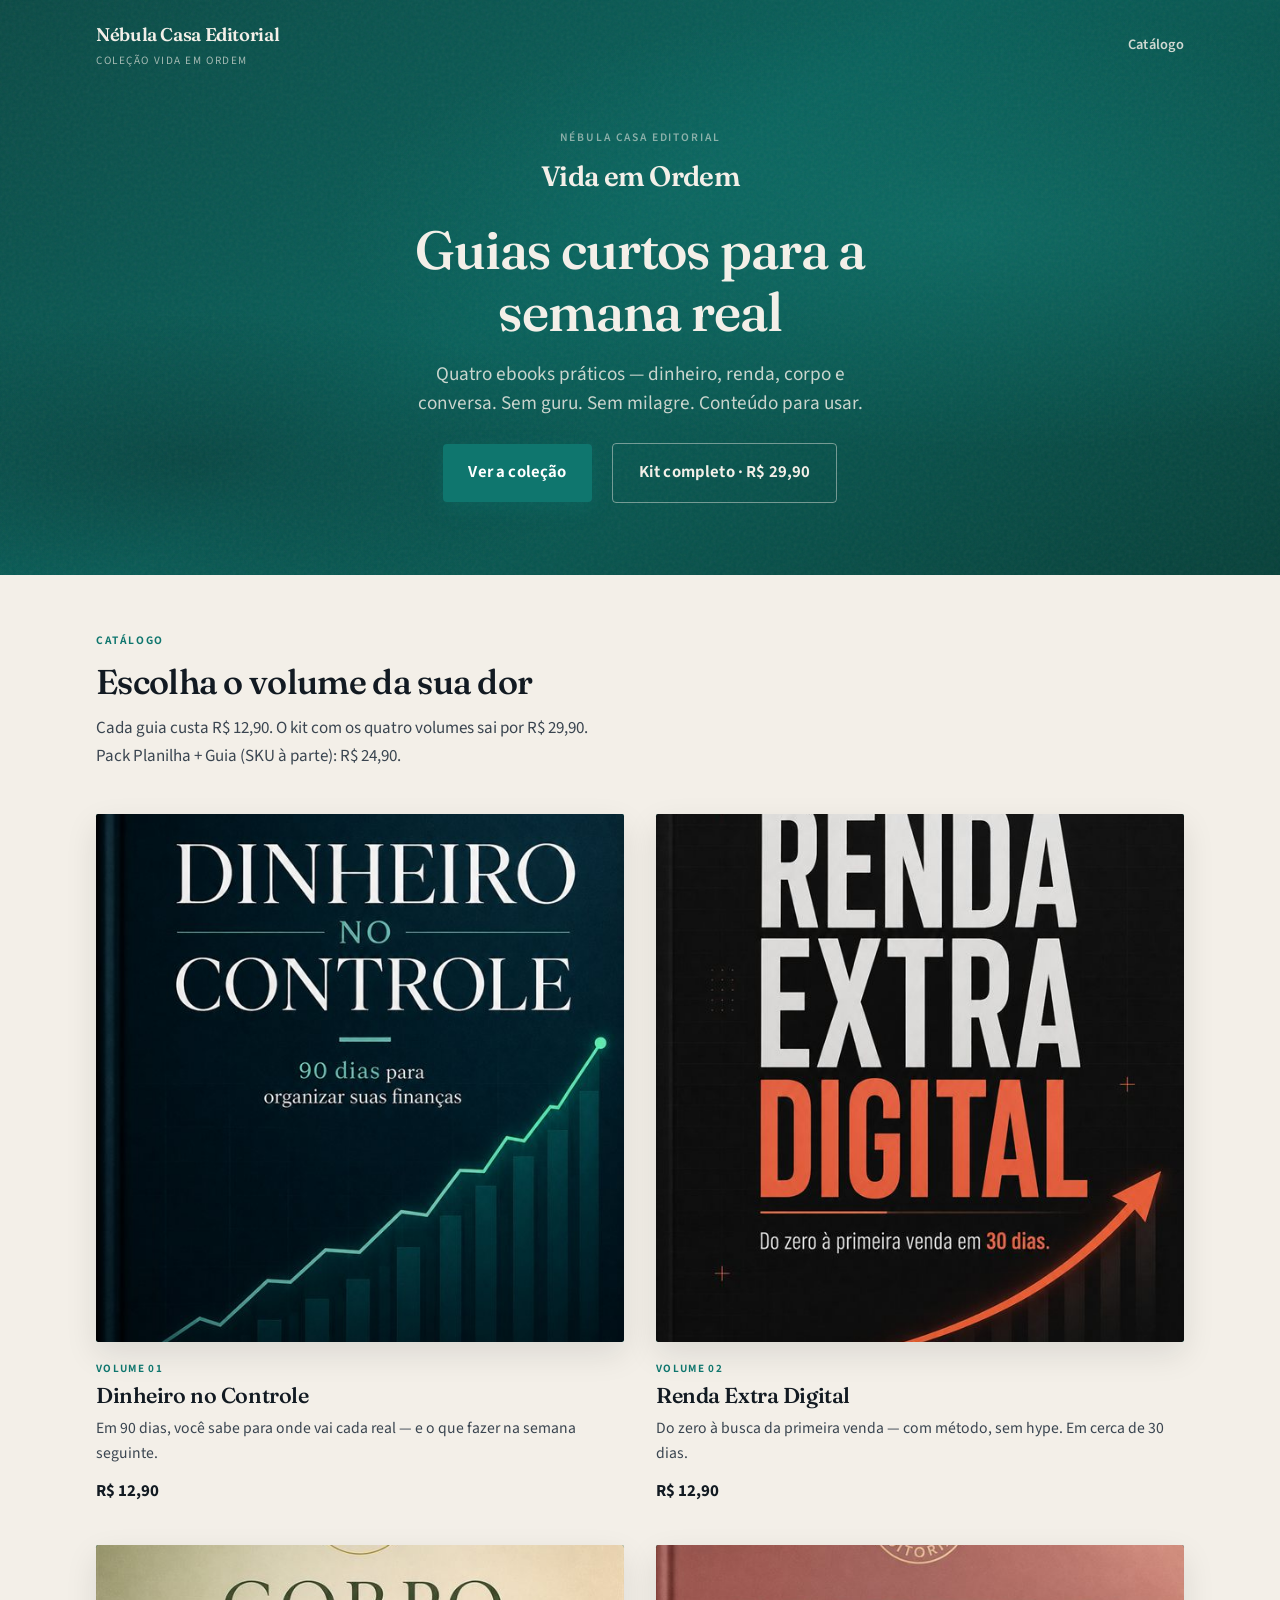
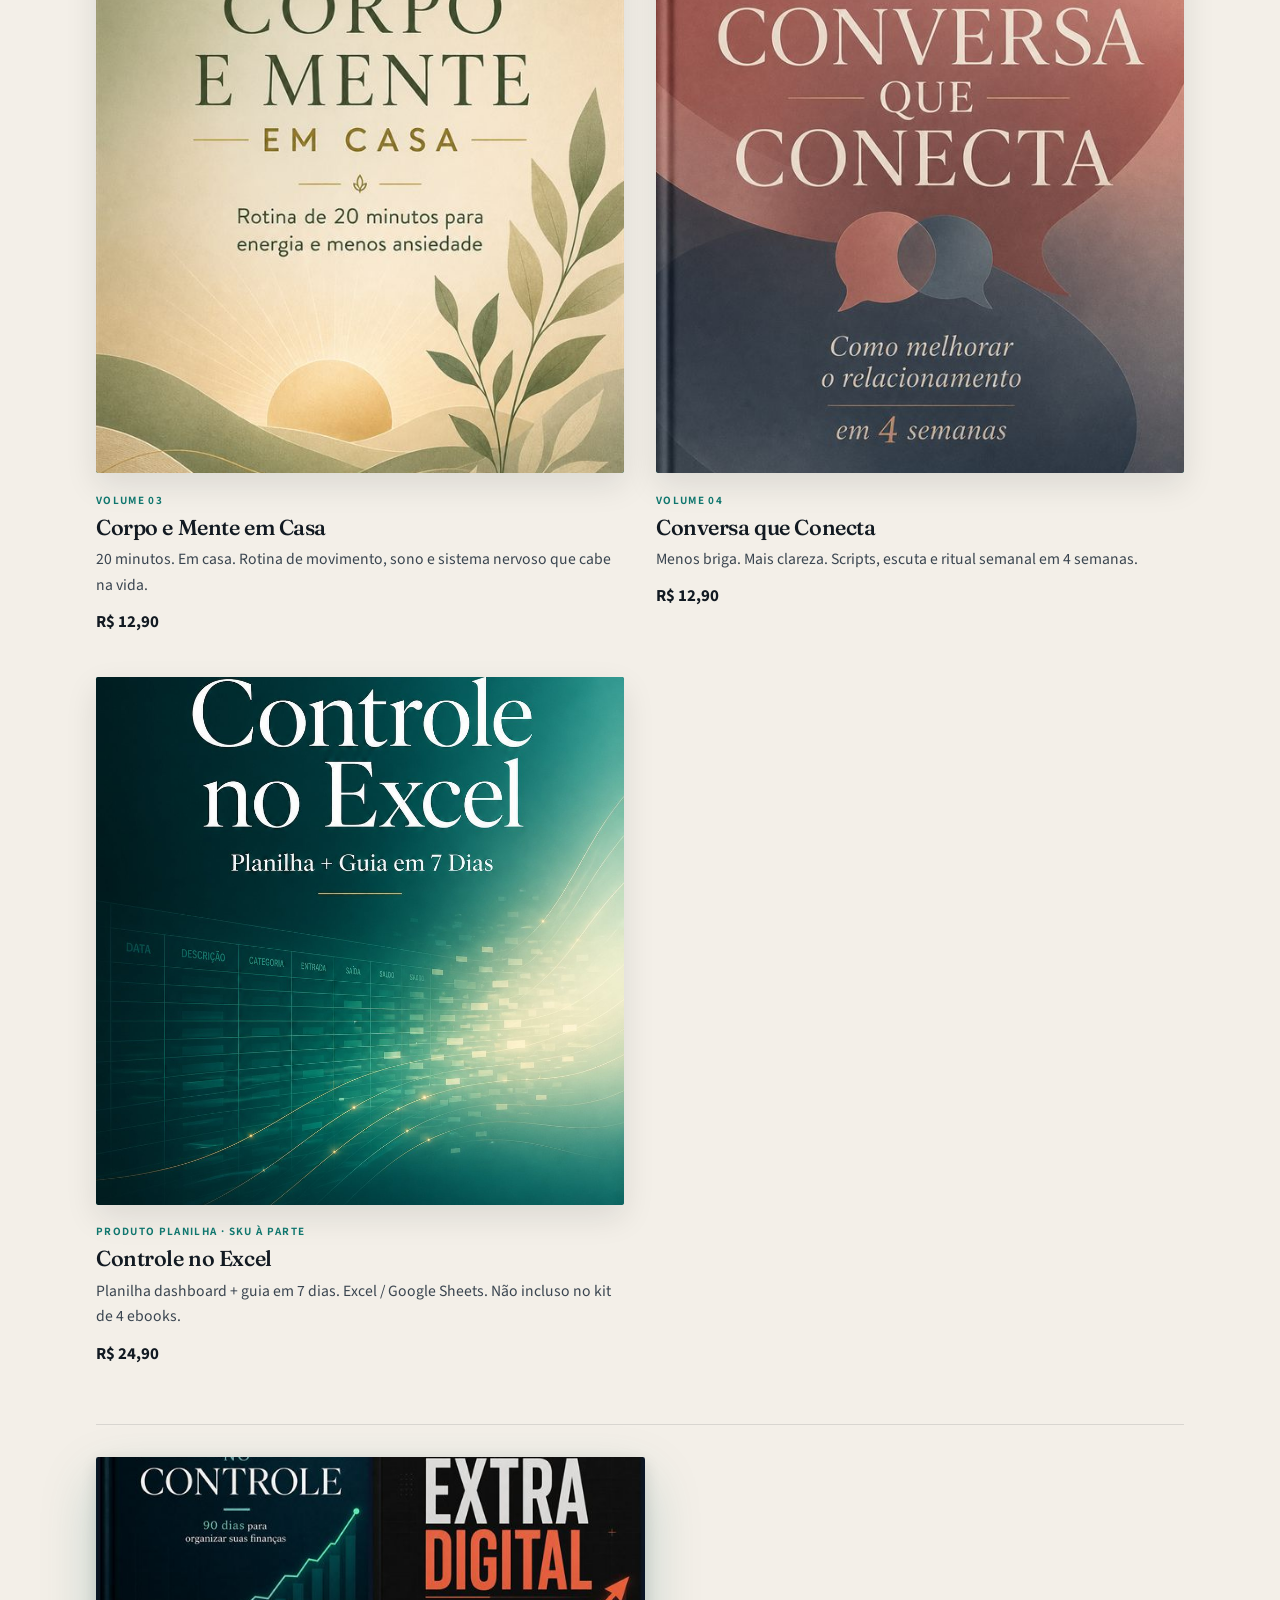
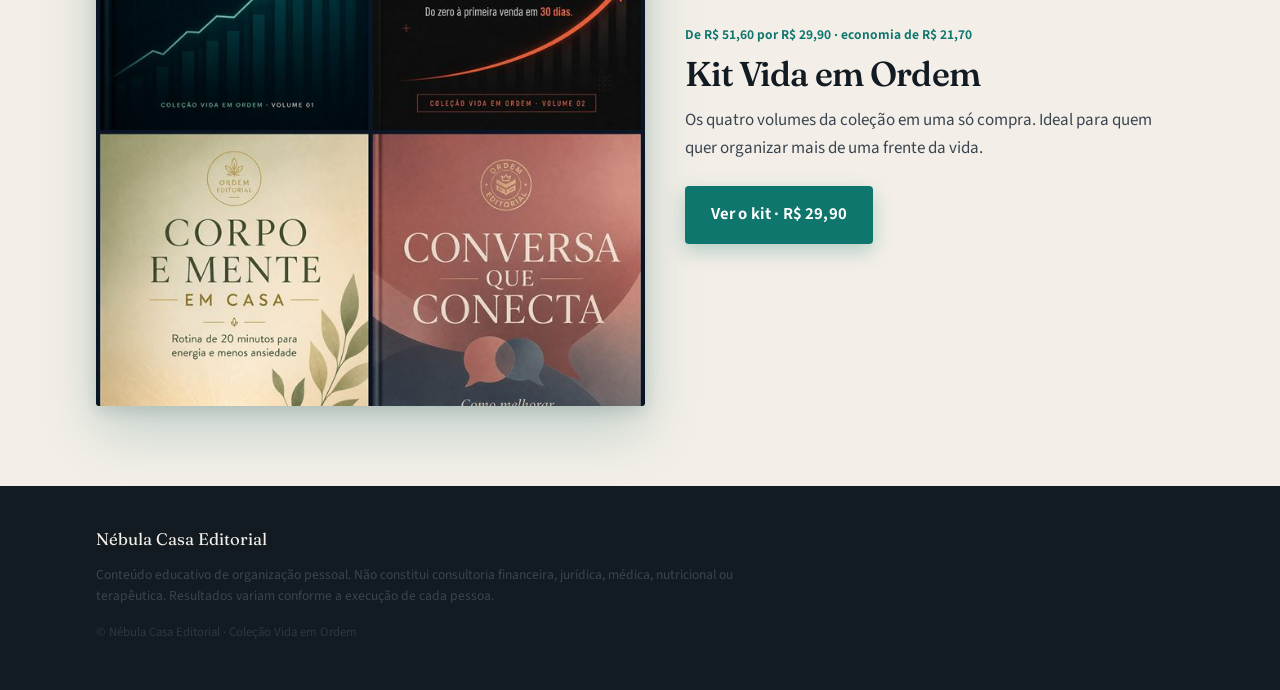
<file: index.html>
<!DOCTYPE html>
<html lang="pt-BR">
<head>
  <meta charset="utf-8">
  <meta name="viewport" content="width=device-width, initial-scale=1">
  <title>Coleção Vida em Ordem — Nébula Casa Editorial</title>
  <meta name="description" content="Guias práticos em PDF da Nébula Casa Editorial: dinheiro, renda extra, corpo e mente, relacionamento. Ebooks R$ 12,90 · Kit R$ 29,90 · Pack Planilha + Guia R$ 24,90.">
  <link rel="preconnect" href="https://fonts.googleapis.com">
  <link rel="preconnect" href="https://fonts.gstatic.com" crossorigin>
  <link href="https://fonts.googleapis.com/css2?family=Fraunces:opsz,wght@9..144,500;9..144,600;9..144,700&family=Source+Sans+3:wght@400;600;650;700&display=swap" rel="stylesheet">
  <link rel="stylesheet" href="css/loja.css">
</head>
<body>
  <header class="site-header">
    <div class="container site-header__inner">
      <a class="brand" href="index.html">
        <span class="brand__name">Nébula Casa Editorial</span>
        <span class="brand__tag">Coleção Vida em Ordem</span>
      </a>
      <a class="nav-link" href="#catalogo">Catálogo</a>
    </div>
  </header>

  <section class="hero hero--catalog">
    <div class="hero__bg" aria-hidden="true"></div>
    <div class="hero__texture" aria-hidden="true"></div>
    <div class="hero__inner">
      <div class="hero__copy">
        <p class="hero__brand">
          <span class="hero__eyebrow">Nébula Casa Editorial</span>
          Vida em Ordem
        </p>
        <h1>Guias curtos para a semana real</h1>
        <p class="hero__sub">Quatro ebooks práticos — dinheiro, renda, corpo e conversa. Sem guru. Sem milagre. Conteúdo para usar.</p>
        <div class="cta-group">
          <a class="btn-cta" href="#catalogo">Ver a coleção</a>
          <a class="btn-cta btn-cta--ghost" href="kit.html">Kit completo · R$&nbsp;29,90</a>
        </div>
      </div>
    </div>
  </section>

  <main id="catalogo" class="catalog section--cream">
    <div class="container">
      <div class="catalog__intro reveal">
        <span class="section__label">Catálogo</span>
        <h2>Escolha o volume da sua dor</h2>
        <p>Cada guia custa R$&nbsp;12,90. O kit com os quatro volumes sai por R$&nbsp;29,90. Pack Planilha + Guia (SKU à parte): R$&nbsp;24,90.</p>
      </div>

      <div class="product-grid">
        <a class="product-link reveal" href="dinheiro-no-controle.html">
          <div class="product-link__cover">
            <img src="img/01-dinheiro-no-controle.jpg" alt="Capa: Dinheiro no Controle" width="600" height="600" loading="lazy">
          </div>
          <div class="product-link__meta">Volume 01</div>
          <h3>Dinheiro no Controle</h3>
          <p class="product-link__desc">Em 90 dias, você sabe para onde vai cada real — e o que fazer na semana seguinte.</p>
          <div class="product-link__price">R$ 12,90</div>
        </a>

        <a class="product-link reveal" href="renda-extra-digital.html">
          <div class="product-link__cover">
            <img src="img/02-renda-extra-digital.jpg" alt="Capa: Renda Extra Digital" width="600" height="600" loading="lazy">
          </div>
          <div class="product-link__meta">Volume 02</div>
          <h3>Renda Extra Digital</h3>
          <p class="product-link__desc">Do zero à busca da primeira venda — com método, sem hype. Em cerca de 30 dias.</p>
          <div class="product-link__price">R$ 12,90</div>
        </a>

        <a class="product-link reveal" href="corpo-e-mente.html">
          <div class="product-link__cover">
            <img src="img/03-corpo-e-mente.jpg" alt="Capa: Corpo e Mente em Casa" width="600" height="600" loading="lazy">
          </div>
          <div class="product-link__meta">Volume 03</div>
          <h3>Corpo e Mente em Casa</h3>
          <p class="product-link__desc">20 minutos. Em casa. Rotina de movimento, sono e sistema nervoso que cabe na vida.</p>
          <div class="product-link__price">R$ 12,90</div>
        </a>

        <a class="product-link reveal" href="conversa-que-conecta.html">
          <div class="product-link__cover">
            <img src="img/04-conversa-que-conecta.jpg" alt="Capa: Conversa que Conecta" width="600" height="600" loading="lazy">
          </div>
          <div class="product-link__meta">Volume 04</div>
          <h3>Conversa que Conecta</h3>
          <p class="product-link__desc">Menos briga. Mais clareza. Scripts, escuta e ritual semanal em 4 semanas.</p>
          <div class="product-link__price">R$ 12,90</div>
        </a>

        <a class="product-link reveal" href="planilha-controle-financeiro.html">
          <div class="product-link__cover">
            <img src="img/06-planilha-controle-financeiro.jpg" alt="Capa: Controle no Excel — Pack Planilha + Guia" width="600" height="600" loading="lazy">
          </div>
          <div class="product-link__meta">Produto Planilha · SKU à parte</div>
          <h3>Controle no Excel</h3>
          <p class="product-link__desc">Planilha dashboard + guia em 7 dias. Excel / Google Sheets. Não incluso no kit de 4 ebooks.</p>
          <div class="product-link__price">R$ 24,90</div>
        </a>
      </div>

      <aside class="kit-banner reveal">
        <a class="kit-banner__cover" href="kit.html">
          <img src="img/05-kit-vida-em-ordem.jpg" alt="Capa do Kit Vida em Ordem — 4 ebooks" width="700" height="700" loading="lazy">
        </a>
        <div>
          <span class="kit-banner__save">De R$ 51,60 por R$ 29,90 · economia de R$ 21,70</span>
          <h2>Kit Vida em Ordem</h2>
          <p>Os quatro volumes da coleção em uma só compra. Ideal para quem quer organizar mais de uma frente da vida.</p>
          <div class="cta-group">
            <a class="btn-cta" href="kit.html">Ver o kit · R$&nbsp;29,90</a>
          </div>
        </div>
      </aside>
    </div>
  </main>

  <footer class="site-footer">
    <div class="container">
      <div class="site-footer__brand">Nébula Casa Editorial</div>
      <p class="site-footer__legal">Conteúdo educativo de organização pessoal. Não constitui consultoria financeira, jurídica, médica, nutricional ou terapêutica. Resultados variam conforme a execução de cada pessoa.</p>
      <p class="site-footer__copy">© Nébula Casa Editorial · Coleção Vida em Ordem</p>
    </div>
  </footer>

  <script src="js/loja.js"></script>
</body>
</html>
</file>
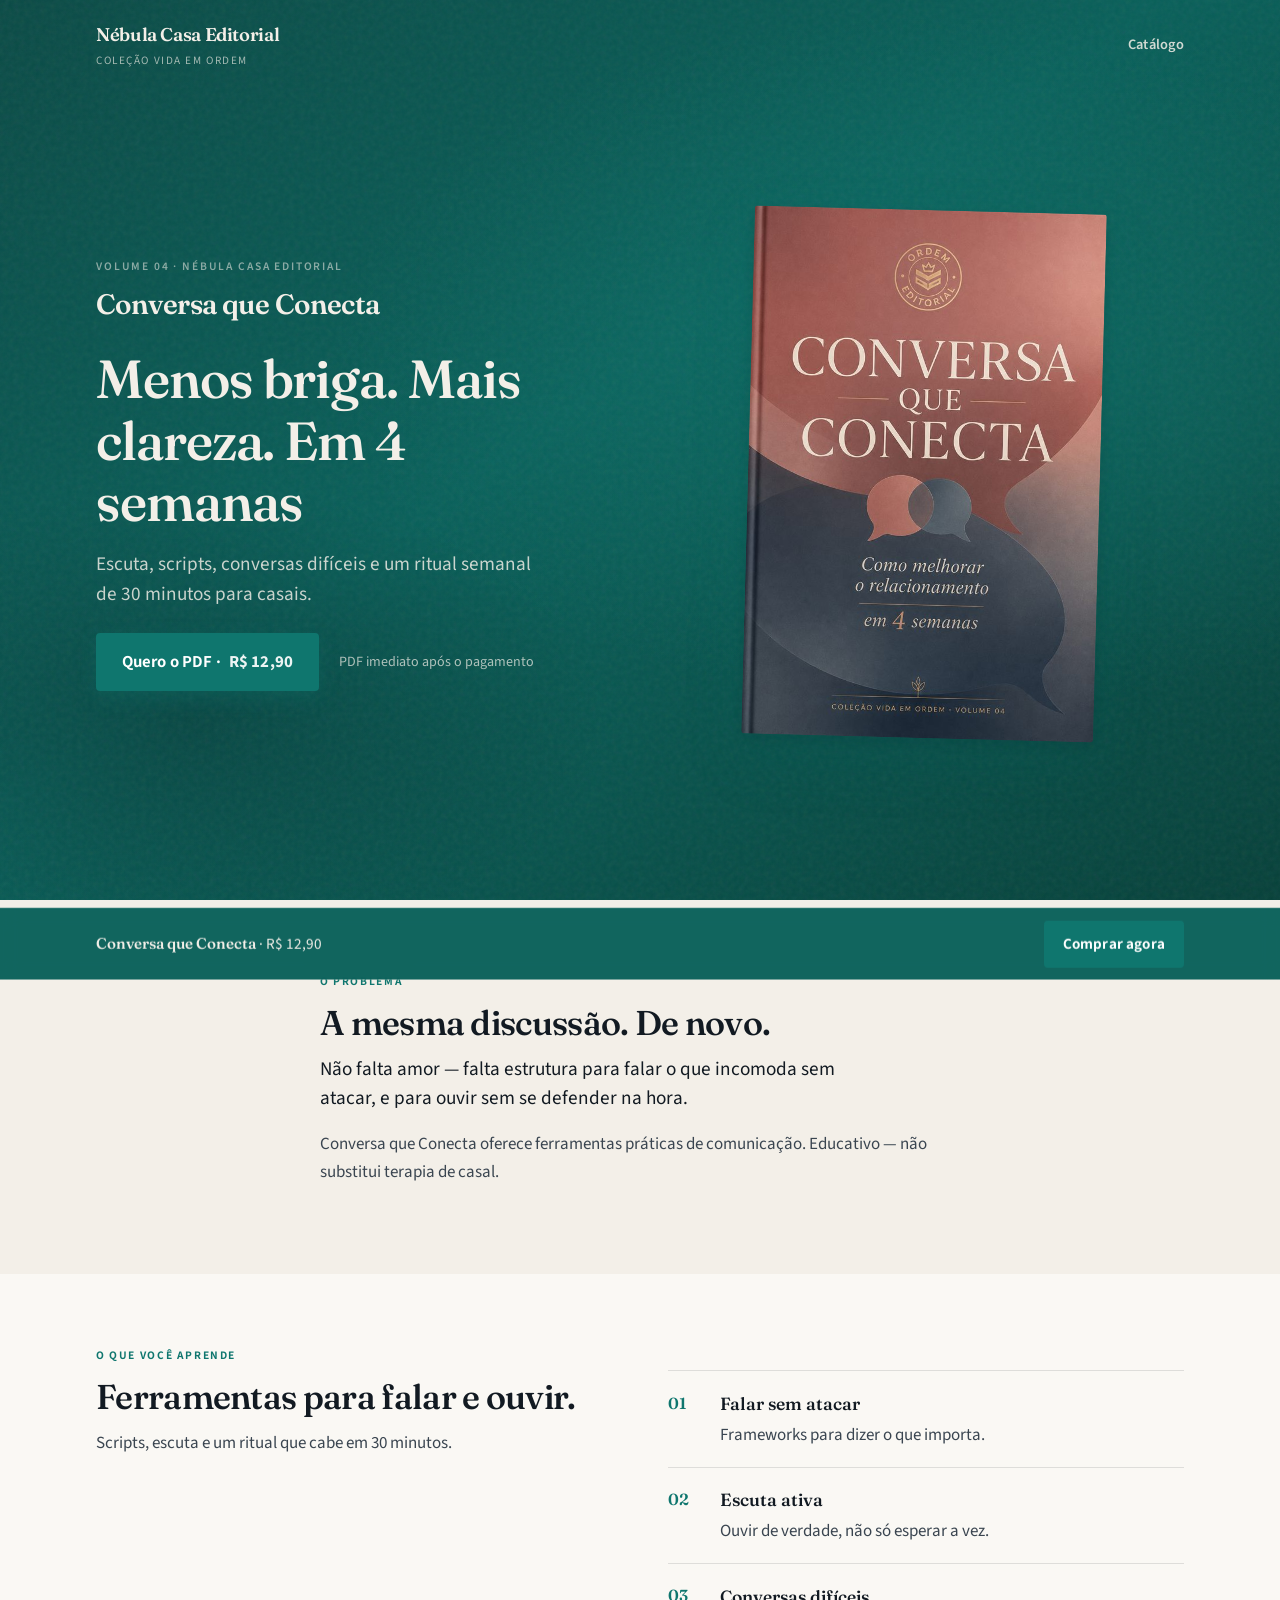
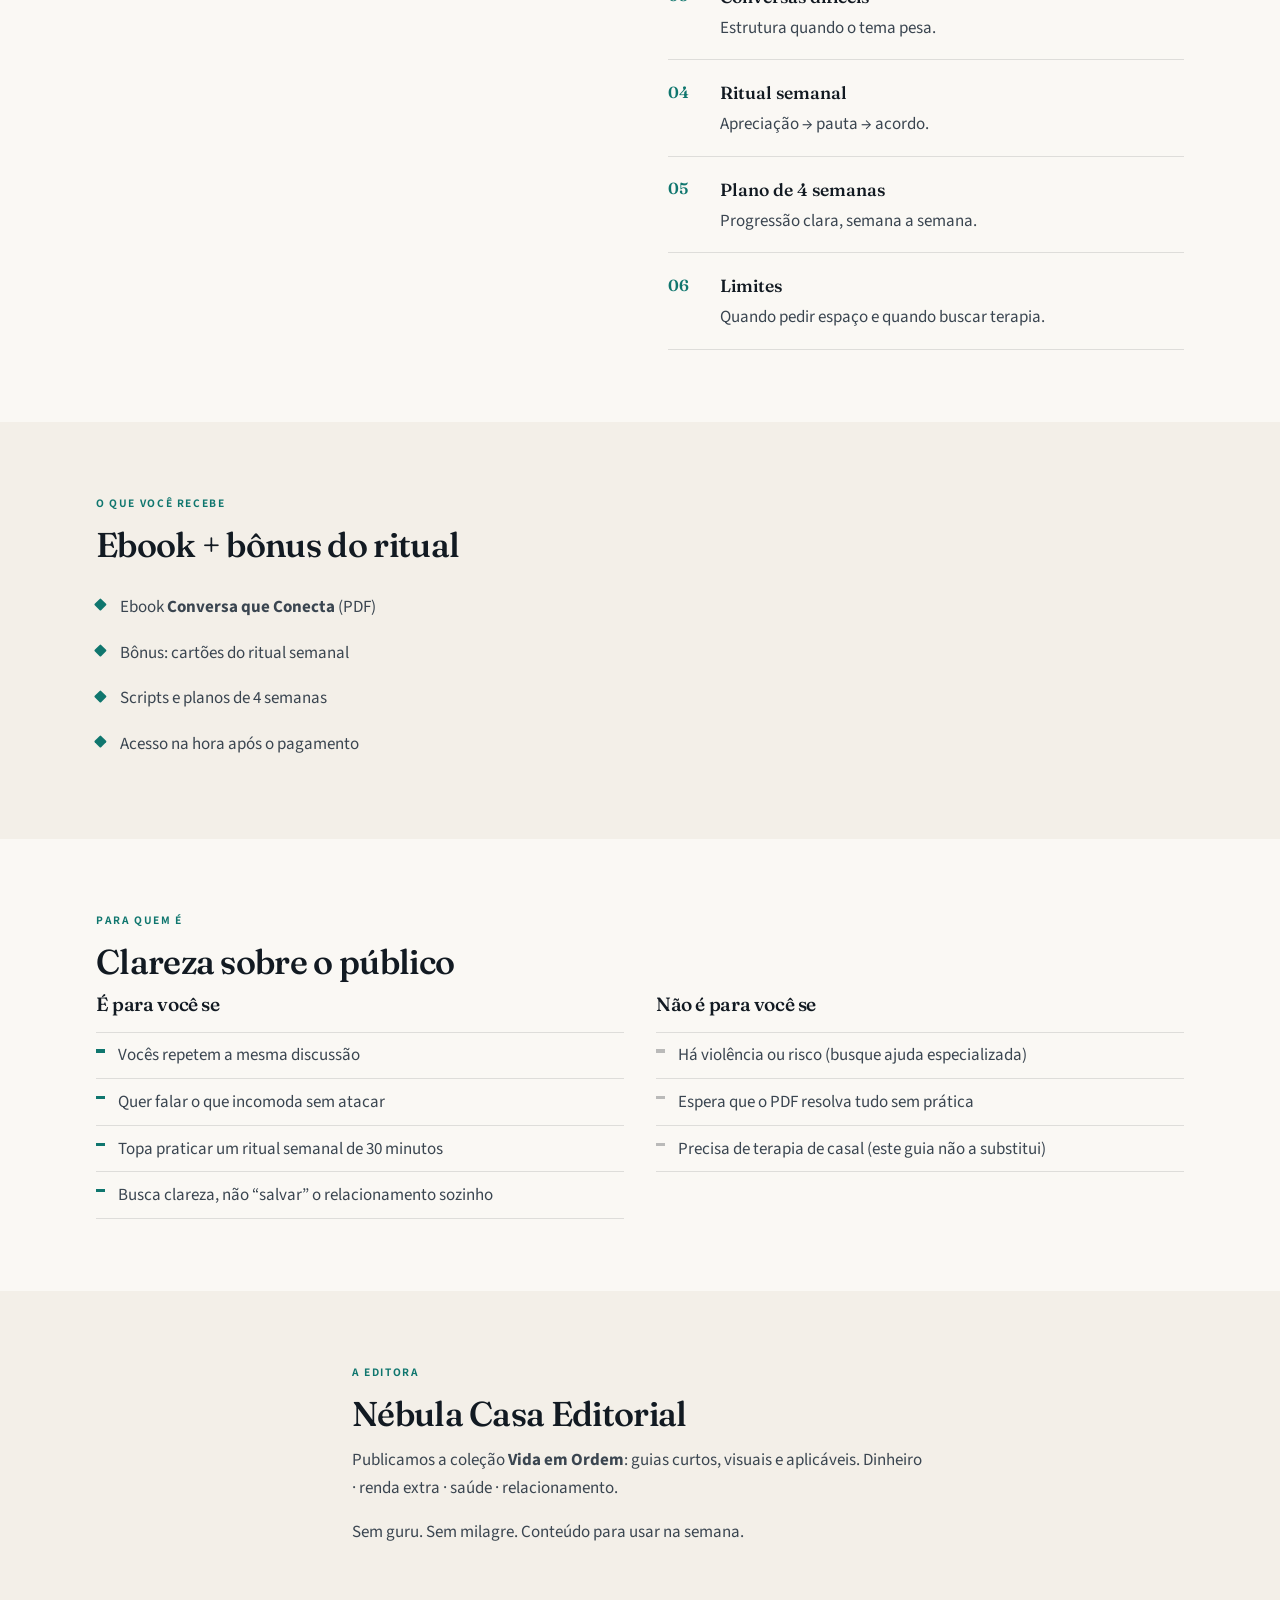
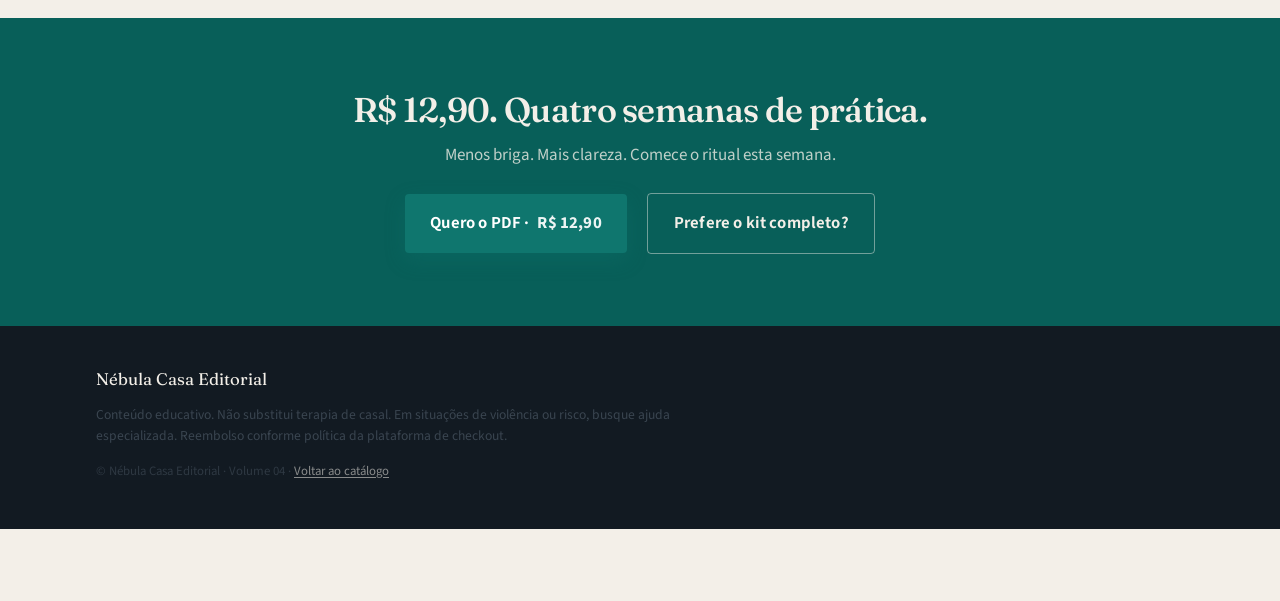
<file: conversa-que-conecta.html>
<!DOCTYPE html>
<html lang="pt-BR">
<head>
  <meta charset="utf-8">
  <meta name="viewport" content="width=device-width, initial-scale=1">
  <title>Conversa que Conecta — Nébula Casa Editorial</title>
  <meta name="description" content="Menos briga. Mais clareza. Relacionamento em 4 semanas. Ebook PDF da Nébula Casa Editorial · R$ 12,90.">
  <link rel="preconnect" href="https://fonts.googleapis.com">
  <link rel="preconnect" href="https://fonts.gstatic.com" crossorigin>
  <link href="https://fonts.googleapis.com/css2?family=Fraunces:opsz,wght@9..144,500;9..144,600;9..144,700&family=Source+Sans+3:wght@400;600;650;700&display=swap" rel="stylesheet">
  <link rel="stylesheet" href="css/loja.css">
  <!-- CHECKOUT: substitua o href https://hotmart.com/pt-br/marketplace/produtos/hagsxd-conversa-que-conecta-iquzr/L107123365Y pelo link Hotmart do produto 04 -->
  <script>
    window.NEBULA_CHECKOUT = {
      "04": "https://hotmart.com/pt-br/marketplace/produtos/hagsxd-conversa-que-conecta-iquzr/L107123365Y"
    };
  </script>
</head>
<body>
  <header class="site-header">
    <div class="container site-header__inner">
      <a class="brand" href="index.html">
        <span class="brand__name">Nébula Casa Editorial</span>
        <span class="brand__tag">Coleção Vida em Ordem</span>
      </a>
      <a class="nav-link" href="index.html">Catálogo</a>
    </div>
  </header>

  <section class="hero">
    <div class="hero__bg" aria-hidden="true"></div>
    <div class="hero__texture" aria-hidden="true"></div>
    <div class="hero__inner">
      <div class="hero__copy">
        <p class="hero__brand">
          <span class="hero__eyebrow">Volume 04 · Nébula Casa Editorial</span>
          Conversa que Conecta
        </p>
        <h1>Menos briga. Mais clareza. Em 4 semanas</h1>
        <p class="hero__sub">Escuta, scripts, conversas difíceis e um ritual semanal de 30 minutos para casais.</p>
        <div class="cta-group">
          <!-- TODO checkout 04: troque href pelo link Hotmart -->
          <a class="btn-cta" href="https://hotmart.com/pt-br/marketplace/produtos/hagsxd-conversa-que-conecta-iquzr/L107123365Y" data-product="04">
            Quero o PDF · <span class="btn-cta__price">R$&nbsp;12,90</span>
          </a>
          <p class="cta-note">PDF imediato após o pagamento</p>
        </div>
      </div>
      <div class="hero__visual">
        <img class="hero__cover" src="img/04-conversa-que-conecta.jpg" alt="Capa do ebook Conversa que Conecta" width="640" height="640">
      </div>
    </div>
  </section>

  <section class="section section--cream">
    <div class="container container--narrow reveal">
      <span class="section__label">O problema</span>
      <h2>A mesma discussão. De novo.</h2>
      <p class="lead">Não falta amor — falta estrutura para falar o que incomoda sem atacar, e para ouvir sem se defender na hora.</p>
      <p>Conversa que Conecta oferece ferramentas práticas de comunicação. Educativo — não substitui terapia de casal.</p>
    </div>
  </section>

  <section class="section section--paper">
    <div class="container reveal">
      <div class="split">
        <div>
          <span class="section__label">O que você aprende</span>
          <h2>Ferramentas para falar e ouvir.</h2>
          <p>Scripts, escuta e um ritual que cabe em 30 minutos.</p>
        </div>
        <ol class="learn-list">
          <li><strong>Falar sem atacar</strong> Frameworks para dizer o que importa.</li>
          <li><strong>Escuta ativa</strong> Ouvir de verdade, não só esperar a vez.</li>
          <li><strong>Conversas difíceis</strong> Estrutura quando o tema pesa.</li>
          <li><strong>Ritual semanal</strong> Apreciação → pauta → acordo.</li>
          <li><strong>Plano de 4 semanas</strong> Progressão clara, semana a semana.</li>
          <li><strong>Limites</strong> Quando pedir espaço e quando buscar terapia.</li>
        </ol>
      </div>
    </div>
  </section>

  <section class="section section--cream">
    <div class="container reveal">
      <span class="section__label">O que você recebe</span>
      <h2>Ebook + bônus do ritual</h2>
      <ul class="receive-list">
        <li>Ebook <strong>Conversa que Conecta</strong> (PDF)</li>
        <li>Bônus: cartões do ritual semanal</li>
        <li>Scripts e planos de 4 semanas</li>
        <li>Acesso na hora após o pagamento</li>
      </ul>
    </div>
  </section>

  <section class="section section--paper">
    <div class="container reveal">
      <span class="section__label">Para quem é</span>
      <h2>Clareza sobre o público</h2>
      <div class="audience">
        <div class="audience__col audience__col--yes">
          <h3>É para você se</h3>
          <ul>
            <li>Vocês repetem a mesma discussão</li>
            <li>Quer falar o que incomoda sem atacar</li>
            <li>Topa praticar um ritual semanal de 30 minutos</li>
            <li>Busca clareza, não “salvar” o relacionamento sozinho</li>
          </ul>
        </div>
        <div class="audience__col audience__col--no">
          <h3>Não é para você se</h3>
          <ul>
            <li>Há violência ou risco (busque ajuda especializada)</li>
            <li>Espera que o PDF resolva tudo sem prática</li>
            <li>Precisa de terapia de casal (este guia não a substitui)</li>
          </ul>
        </div>
      </div>
    </div>
  </section>

  <section class="section section--cream">
    <div class="container brand-block reveal">
      <span class="section__label">A editora</span>
      <h2>Nébula Casa Editorial</h2>
      <p>Publicamos a coleção <strong>Vida em Ordem</strong>: guias curtos, visuais e aplicáveis. Dinheiro · renda extra · saúde · relacionamento.</p>
      <p>Sem guru. Sem milagre. Conteúdo para usar na semana.</p>
    </div>
  </section>

  <section class="section section--deep final-cta" id="comprar">
    <div class="container reveal">
      <h2>R$ 12,90. Quatro semanas de prática.</h2>
      <p>Menos briga. Mais clareza. Comece o ritual esta semana.</p>
      <div class="cta-group">
        <a class="btn-cta" href="https://hotmart.com/pt-br/marketplace/produtos/hagsxd-conversa-que-conecta-iquzr/L107123365Y" data-product="04">
          Quero o PDF · <span class="btn-cta__price">R$&nbsp;12,90</span>
        </a>
        <a class="btn-cta btn-cta--ghost" href="kit.html">Prefere o kit completo?</a>
      </div>
    </div>
  </section>

  <aside class="sticky-cta" data-sticky-cta aria-label="Comprar agora">
    <div class="sticky-cta__inner">
      <p class="sticky-cta__text"><strong>Conversa que Conecta</strong> <span>· R$ 12,90</span></p>
      <a class="btn-cta" href="https://hotmart.com/pt-br/marketplace/produtos/hagsxd-conversa-que-conecta-iquzr/L107123365Y" data-product="04">Comprar agora</a>
    </div>
  </aside>

  <footer class="site-footer">
    <div class="container">
      <div class="site-footer__brand">Nébula Casa Editorial</div>
      <p class="site-footer__legal">Conteúdo educativo. Não substitui terapia de casal. Em situações de violência ou risco, busque ajuda especializada. Reembolso conforme política da plataforma de checkout.</p>
      <p class="site-footer__copy">© Nébula Casa Editorial · Volume 04 · <a href="index.html">Voltar ao catálogo</a></p>
    </div>
  </footer>

  <script src="js/loja.js"></script>
</body>
</html>
</file>
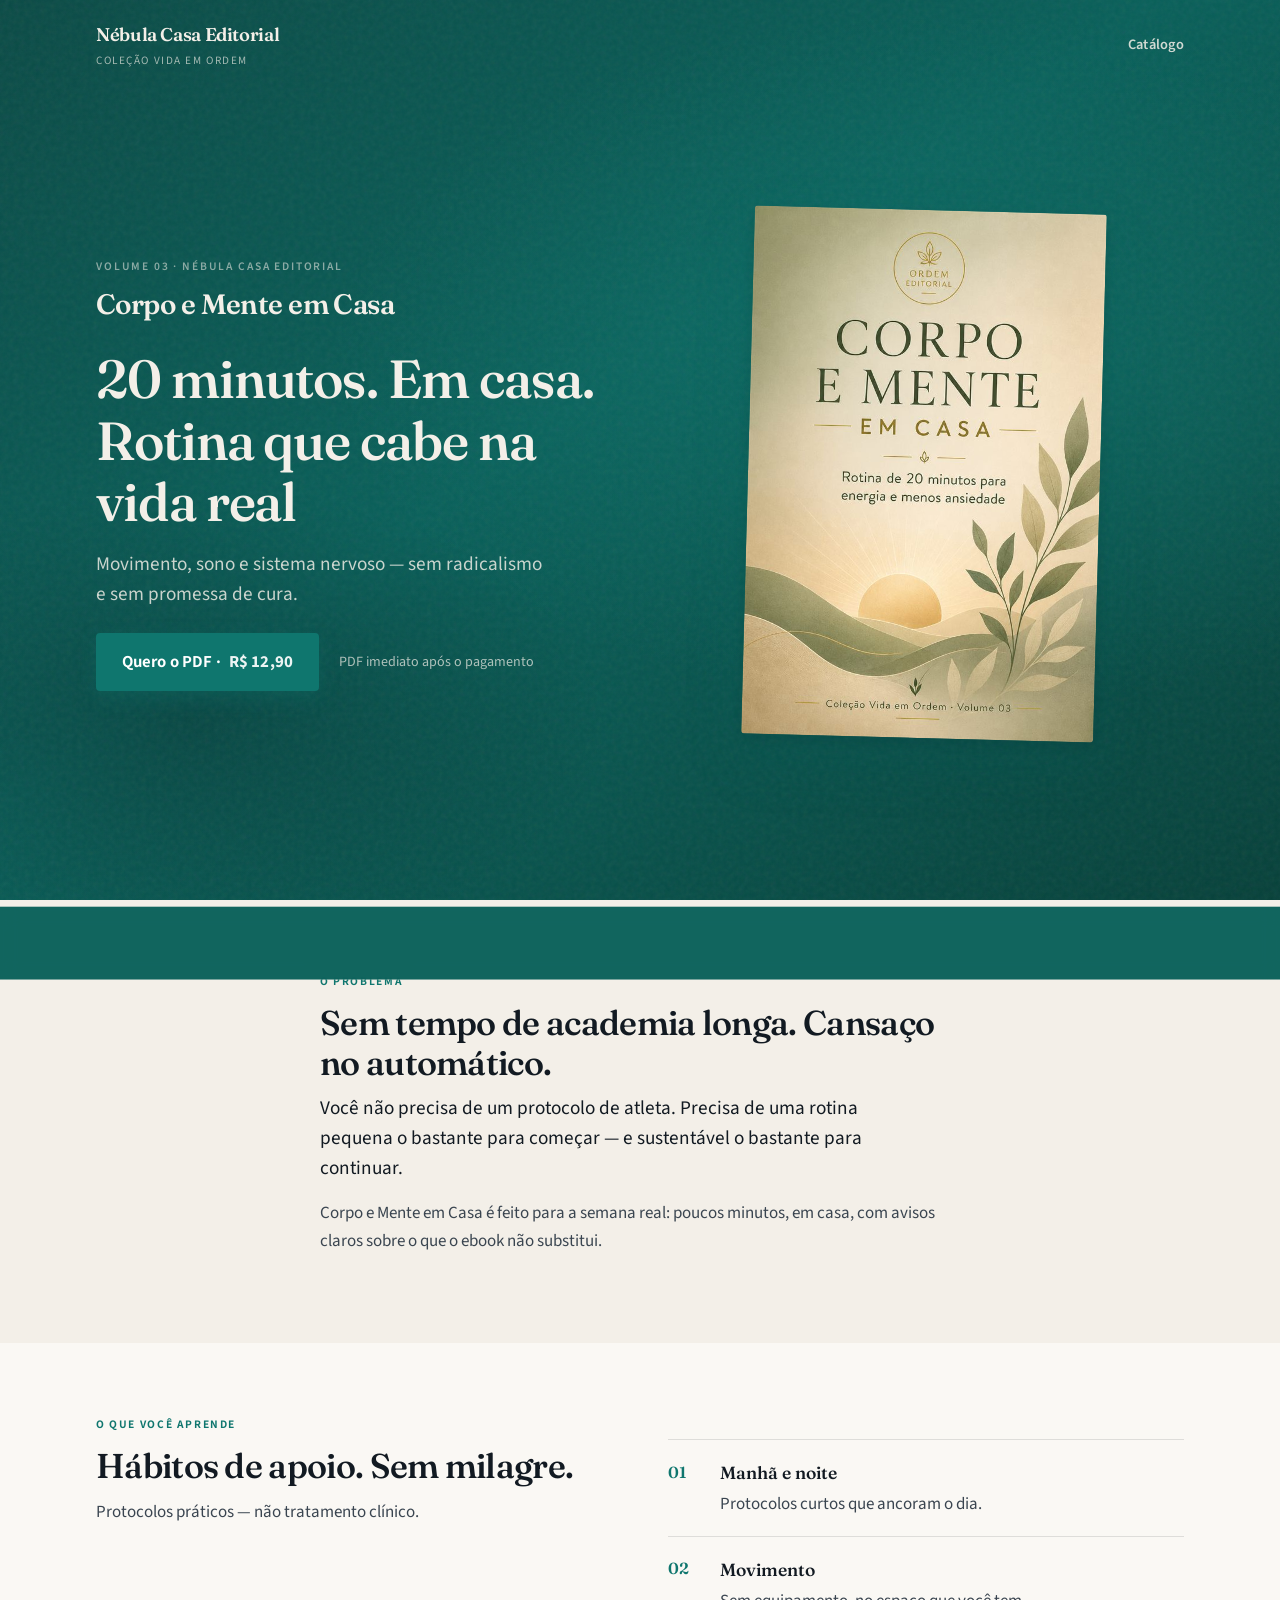
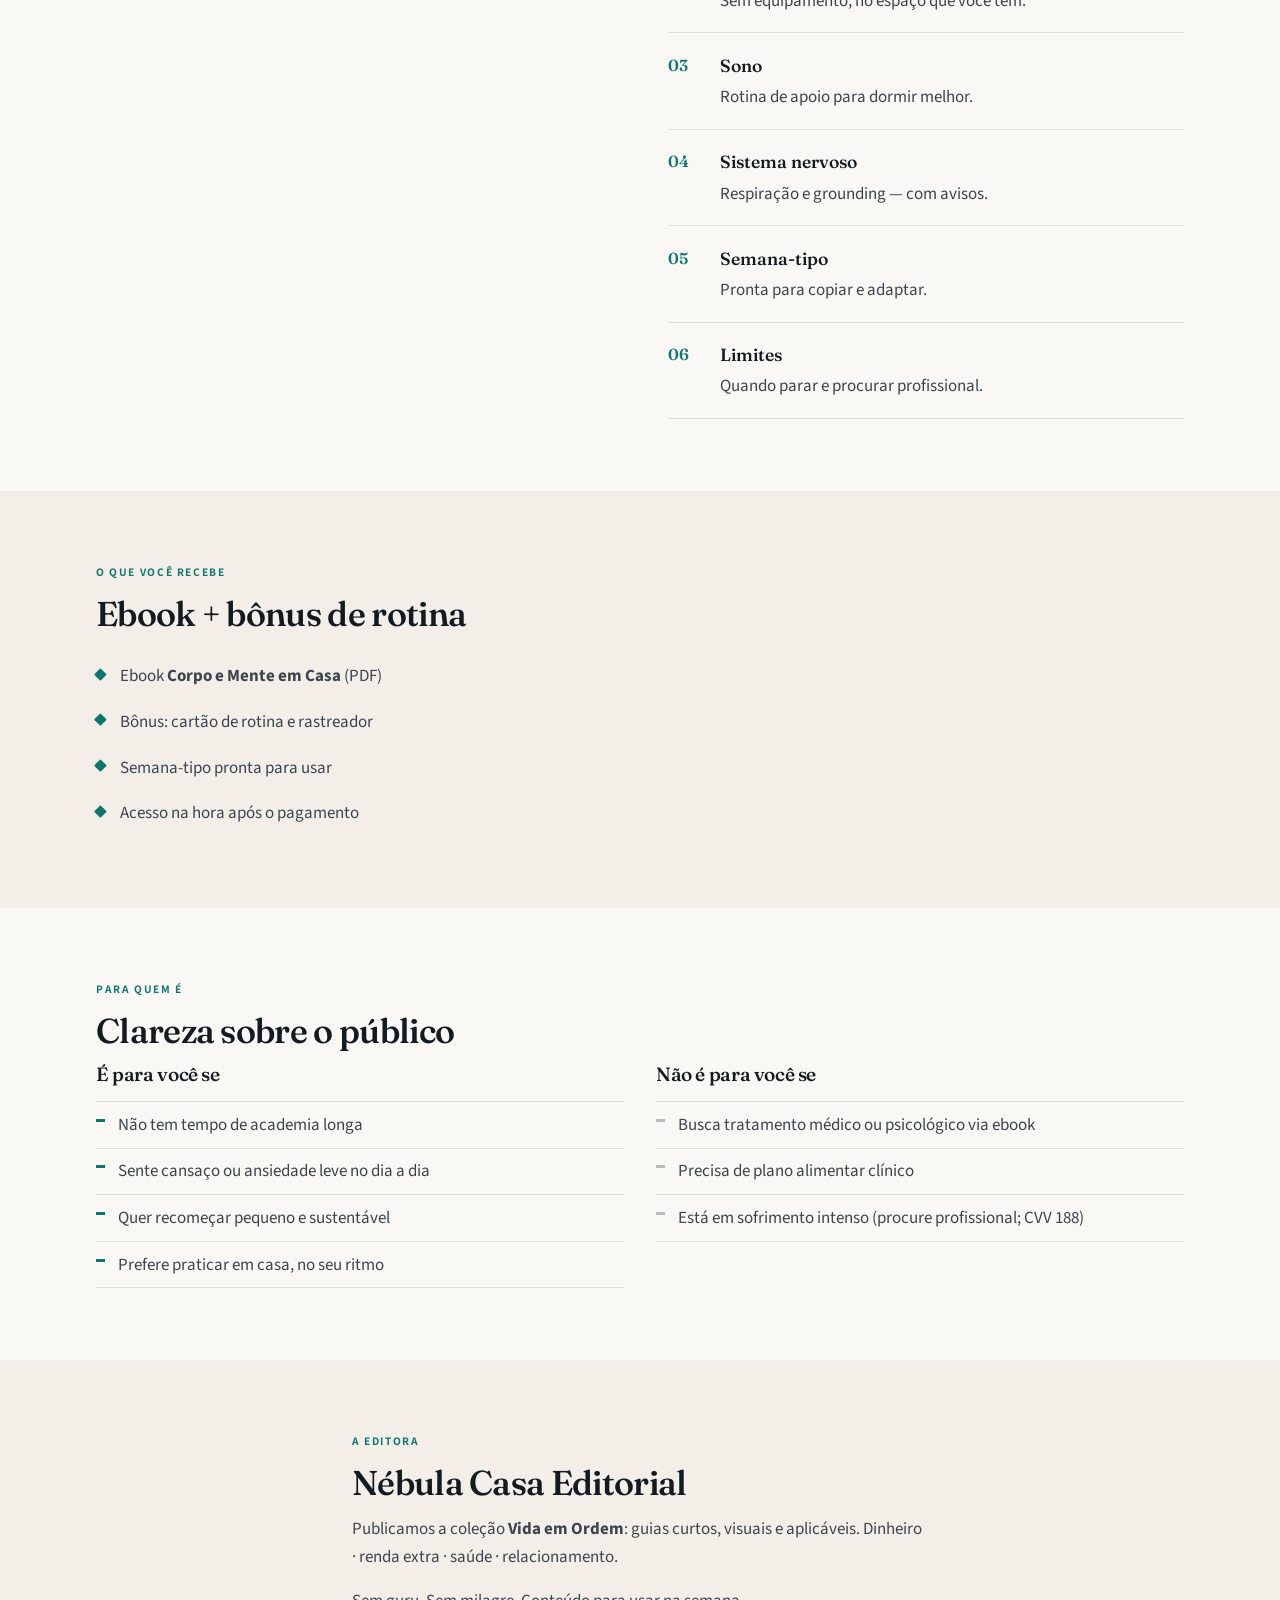
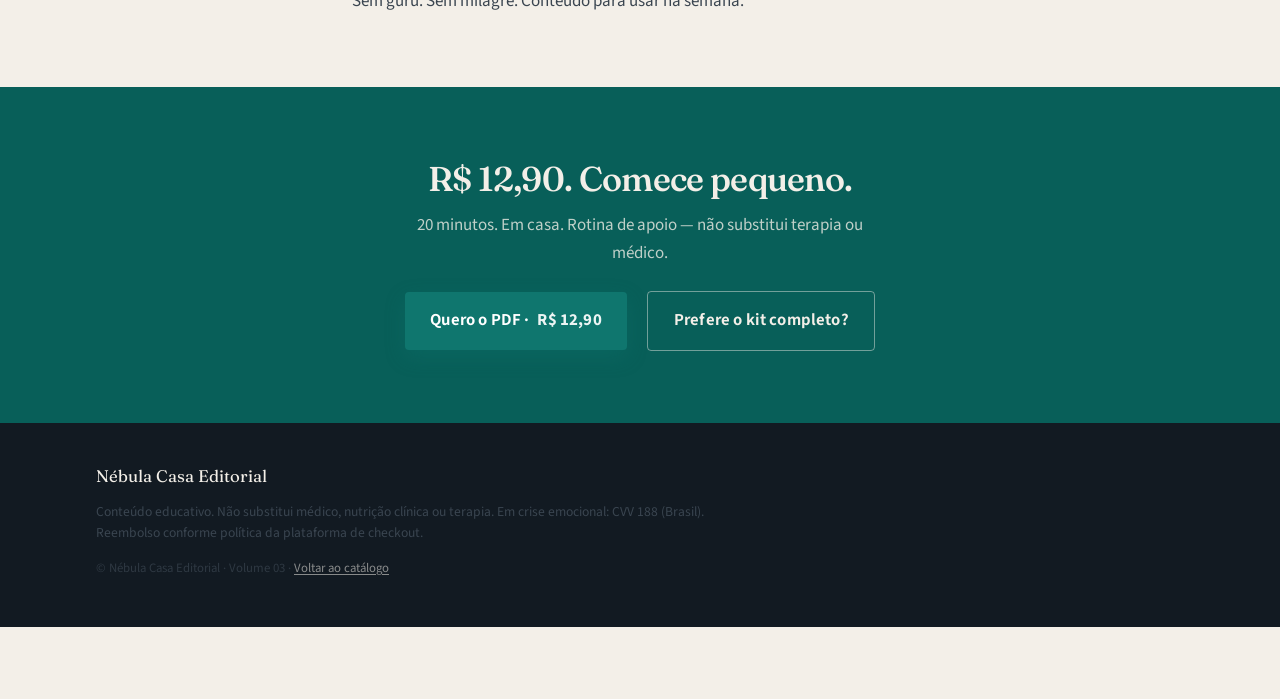
<file: corpo-e-mente.html>
<!DOCTYPE html>
<html lang="pt-BR">
<head>
  <meta charset="utf-8">
  <meta name="viewport" content="width=device-width, initial-scale=1">
  <title>Corpo e Mente em Casa — Nébula Casa Editorial</title>
  <meta name="description" content="Rotina de 20 minutos em casa para movimento, sono e sistema nervoso. Ebook PDF da Nébula Casa Editorial · R$ 12,90.">
  <link rel="preconnect" href="https://fonts.googleapis.com">
  <link rel="preconnect" href="https://fonts.gstatic.com" crossorigin>
  <link href="https://fonts.googleapis.com/css2?family=Fraunces:opsz,wght@9..144,500;9..144,600;9..144,700&family=Source+Sans+3:wght@400;600;650;700&display=swap" rel="stylesheet">
  <link rel="stylesheet" href="css/loja.css">
  <!-- CHECKOUT: substitua o href https://hotmart.com/pt-br/marketplace/produtos/corpo-e-mente-em-casa/M107123310G pelo link Hotmart do produto 03 -->
  <script>
    window.NEBULA_CHECKOUT = {
      "03": "https://hotmart.com/pt-br/marketplace/produtos/corpo-e-mente-em-casa/M107123310G"
    };
  </script>
</head>
<body>
  <header class="site-header">
    <div class="container site-header__inner">
      <a class="brand" href="index.html">
        <span class="brand__name">Nébula Casa Editorial</span>
        <span class="brand__tag">Coleção Vida em Ordem</span>
      </a>
      <a class="nav-link" href="index.html">Catálogo</a>
    </div>
  </header>

  <section class="hero">
    <div class="hero__bg" aria-hidden="true"></div>
    <div class="hero__texture" aria-hidden="true"></div>
    <div class="hero__inner">
      <div class="hero__copy">
        <p class="hero__brand">
          <span class="hero__eyebrow">Volume 03 · Nébula Casa Editorial</span>
          Corpo e Mente em Casa
        </p>
        <h1>20 minutos. Em casa. Rotina que cabe na vida real</h1>
        <p class="hero__sub">Movimento, sono e sistema nervoso — sem radicalismo e sem promessa de cura.</p>
        <div class="cta-group">
          <!-- TODO checkout 03: troque href pelo link Hotmart -->
          <a class="btn-cta" href="https://hotmart.com/pt-br/marketplace/produtos/corpo-e-mente-em-casa/M107123310G" data-product="03">
            Quero o PDF · <span class="btn-cta__price">R$&nbsp;12,90</span>
          </a>
          <p class="cta-note">PDF imediato após o pagamento</p>
        </div>
      </div>
      <div class="hero__visual">
        <img class="hero__cover" src="img/03-corpo-e-mente.jpg" alt="Capa do ebook Corpo e Mente em Casa" width="640" height="640">
      </div>
    </div>
  </section>

  <section class="section section--cream">
    <div class="container container--narrow reveal">
      <span class="section__label">O problema</span>
      <h2>Sem tempo de academia longa. Cansaço no automático.</h2>
      <p class="lead">Você não precisa de um protocolo de atleta. Precisa de uma rotina pequena o bastante para começar — e sustentável o bastante para continuar.</p>
      <p>Corpo e Mente em Casa é feito para a semana real: poucos minutos, em casa, com avisos claros sobre o que o ebook não substitui.</p>
    </div>
  </section>

  <section class="section section--paper">
    <div class="container reveal">
      <div class="split">
        <div>
          <span class="section__label">O que você aprende</span>
          <h2>Hábitos de apoio. Sem milagre.</h2>
          <p>Protocolos práticos — não tratamento clínico.</p>
        </div>
        <ol class="learn-list">
          <li><strong>Manhã e noite</strong> Protocolos curtos que ancoram o dia.</li>
          <li><strong>Movimento</strong> Sem equipamento, no espaço que você tem.</li>
          <li><strong>Sono</strong> Rotina de apoio para dormir melhor.</li>
          <li><strong>Sistema nervoso</strong> Respiração e grounding — com avisos.</li>
          <li><strong>Semana-tipo</strong> Pronta para copiar e adaptar.</li>
          <li><strong>Limites</strong> Quando parar e procurar profissional.</li>
        </ol>
      </div>
    </div>
  </section>

  <section class="section section--cream">
    <div class="container reveal">
      <span class="section__label">O que você recebe</span>
      <h2>Ebook + bônus de rotina</h2>
      <ul class="receive-list">
        <li>Ebook <strong>Corpo e Mente em Casa</strong> (PDF)</li>
        <li>Bônus: cartão de rotina e rastreador</li>
        <li>Semana-tipo pronta para usar</li>
        <li>Acesso na hora após o pagamento</li>
      </ul>
    </div>
  </section>

  <section class="section section--paper">
    <div class="container reveal">
      <span class="section__label">Para quem é</span>
      <h2>Clareza sobre o público</h2>
      <div class="audience">
        <div class="audience__col audience__col--yes">
          <h3>É para você se</h3>
          <ul>
            <li>Não tem tempo de academia longa</li>
            <li>Sente cansaço ou ansiedade leve no dia a dia</li>
            <li>Quer recomeçar pequeno e sustentável</li>
            <li>Prefere praticar em casa, no seu ritmo</li>
          </ul>
        </div>
        <div class="audience__col audience__col--no">
          <h3>Não é para você se</h3>
          <ul>
            <li>Busca tratamento médico ou psicológico via ebook</li>
            <li>Precisa de plano alimentar clínico</li>
            <li>Está em sofrimento intenso (procure profissional; CVV 188)</li>
          </ul>
        </div>
      </div>
    </div>
  </section>

  <section class="section section--cream">
    <div class="container brand-block reveal">
      <span class="section__label">A editora</span>
      <h2>Nébula Casa Editorial</h2>
      <p>Publicamos a coleção <strong>Vida em Ordem</strong>: guias curtos, visuais e aplicáveis. Dinheiro · renda extra · saúde · relacionamento.</p>
      <p>Sem guru. Sem milagre. Conteúdo para usar na semana.</p>
    </div>
  </section>

  <section class="section section--deep final-cta" id="comprar">
    <div class="container reveal">
      <h2>R$ 12,90. Comece pequeno.</h2>
      <p>20 minutos. Em casa. Rotina de apoio — não substitui terapia ou médico.</p>
      <div class="cta-group">
        <a class="btn-cta" href="https://hotmart.com/pt-br/marketplace/produtos/corpo-e-mente-em-casa/M107123310G" data-product="03">
          Quero o PDF · <span class="btn-cta__price">R$&nbsp;12,90</span>
        </a>
        <a class="btn-cta btn-cta--ghost" href="kit.html">Prefere o kit completo?</a>
      </div>
    </div>
  </section>

  <aside class="sticky-cta" data-sticky-cta aria-label="Comprar agora">
    <div class="sticky-cta__inner">
      <p class="sticky-cta__text"><strong>Corpo e Mente em Casa</strong> <span>· R$ 12,90</span></p>
      <a class="btn-cta" href="https://hotmart.com/pt-br/marketplace/produtos/corpo-e-mente-em-casa/M107123310G" data-product="03">Comprar agora</a>
    </div>
  </aside>

  <footer class="site-footer">
    <div class="container">
      <div class="site-footer__brand">Nébula Casa Editorial</div>
      <p class="site-footer__legal">Conteúdo educativo. Não substitui médico, nutrição clínica ou terapia. Em crise emocional: CVV 188 (Brasil). Reembolso conforme política da plataforma de checkout.</p>
      <p class="site-footer__copy">© Nébula Casa Editorial · Volume 03 · <a href="index.html">Voltar ao catálogo</a></p>
    </div>
  </footer>

  <script src="js/loja.js"></script>
</body>
</html>
</file>
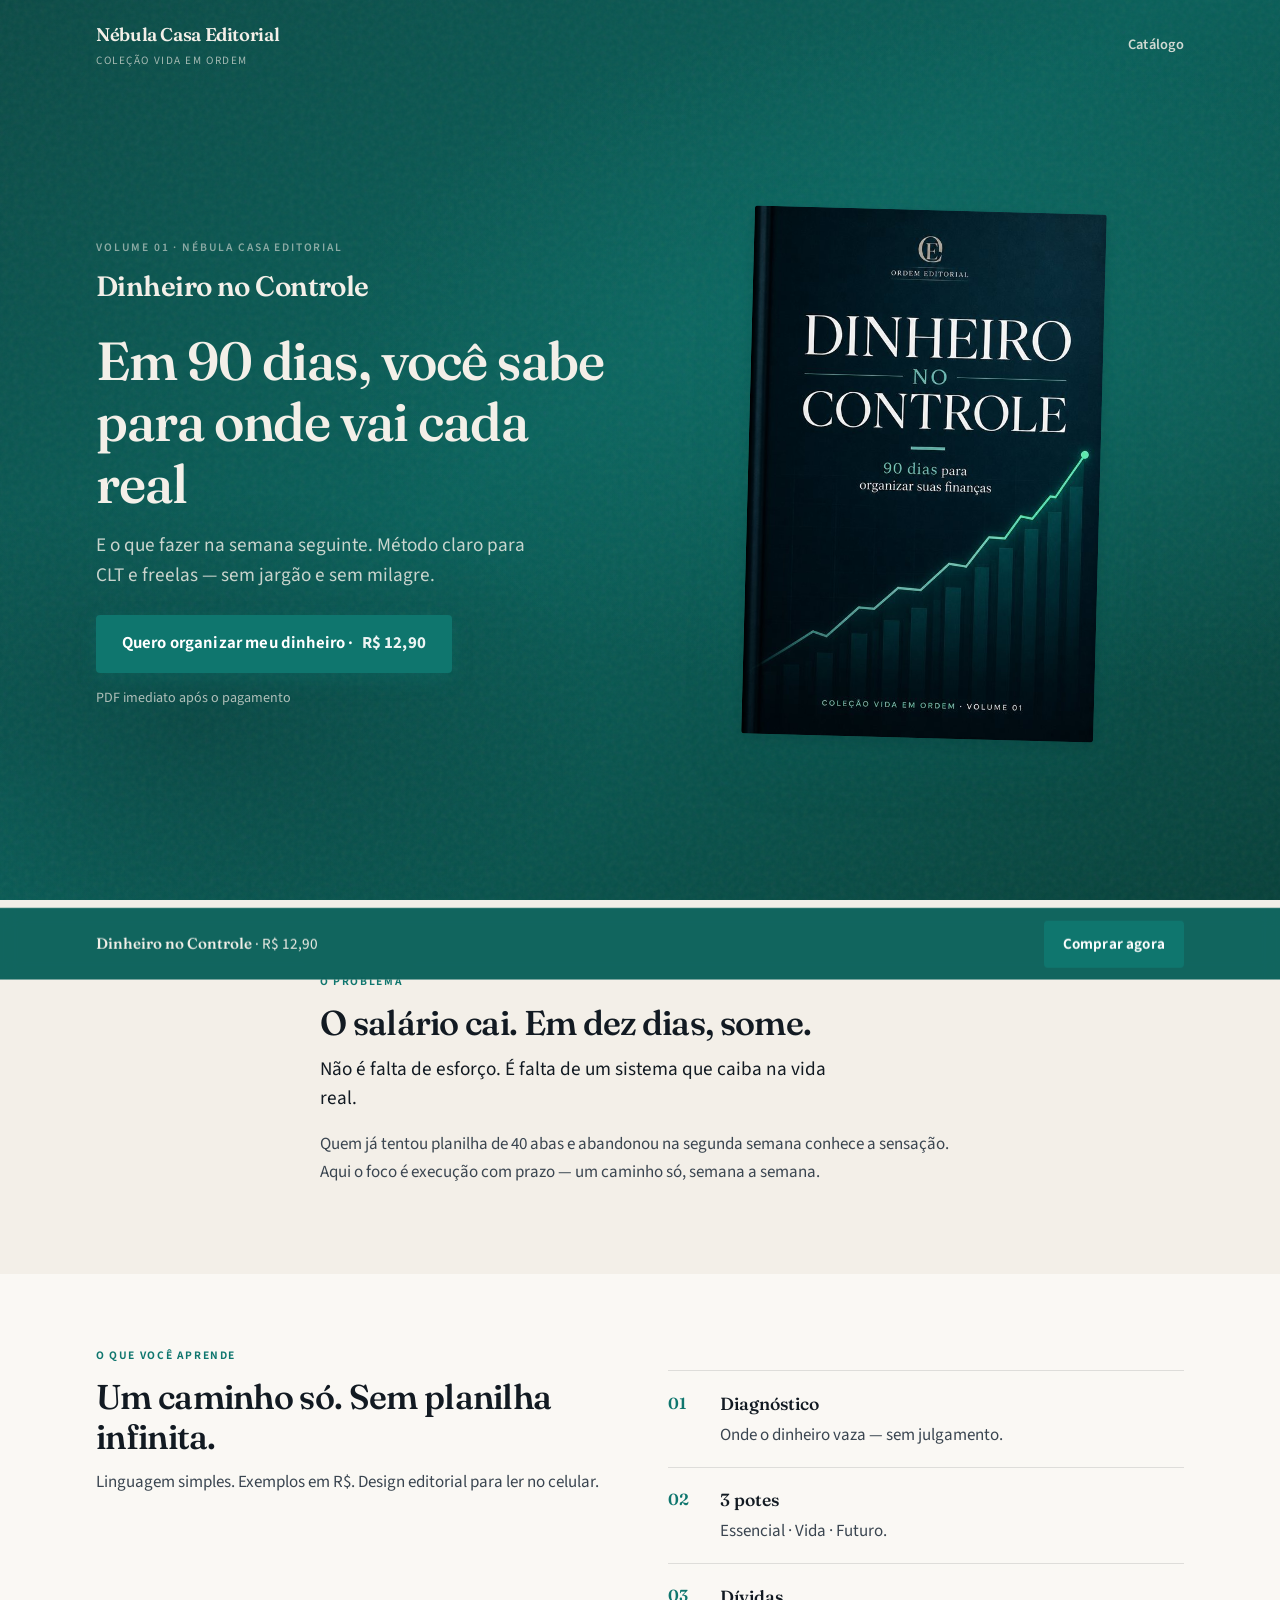
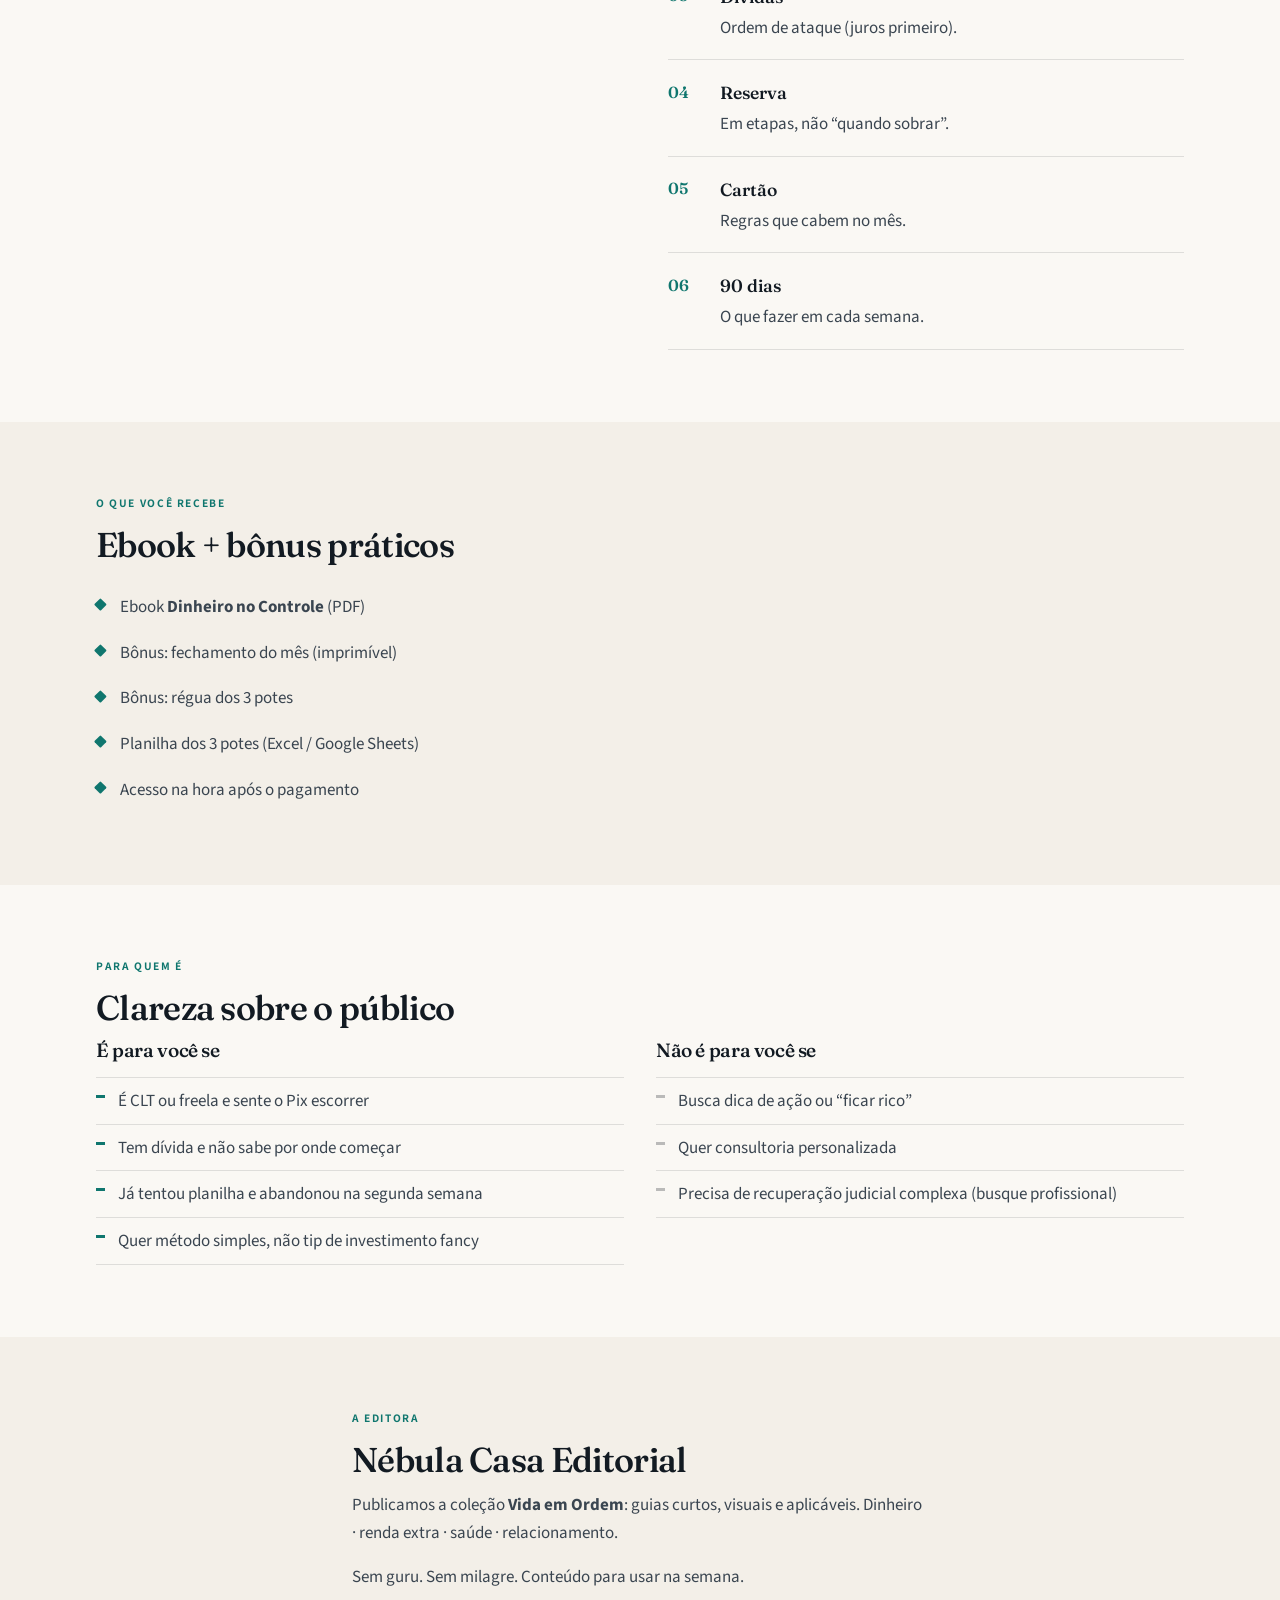
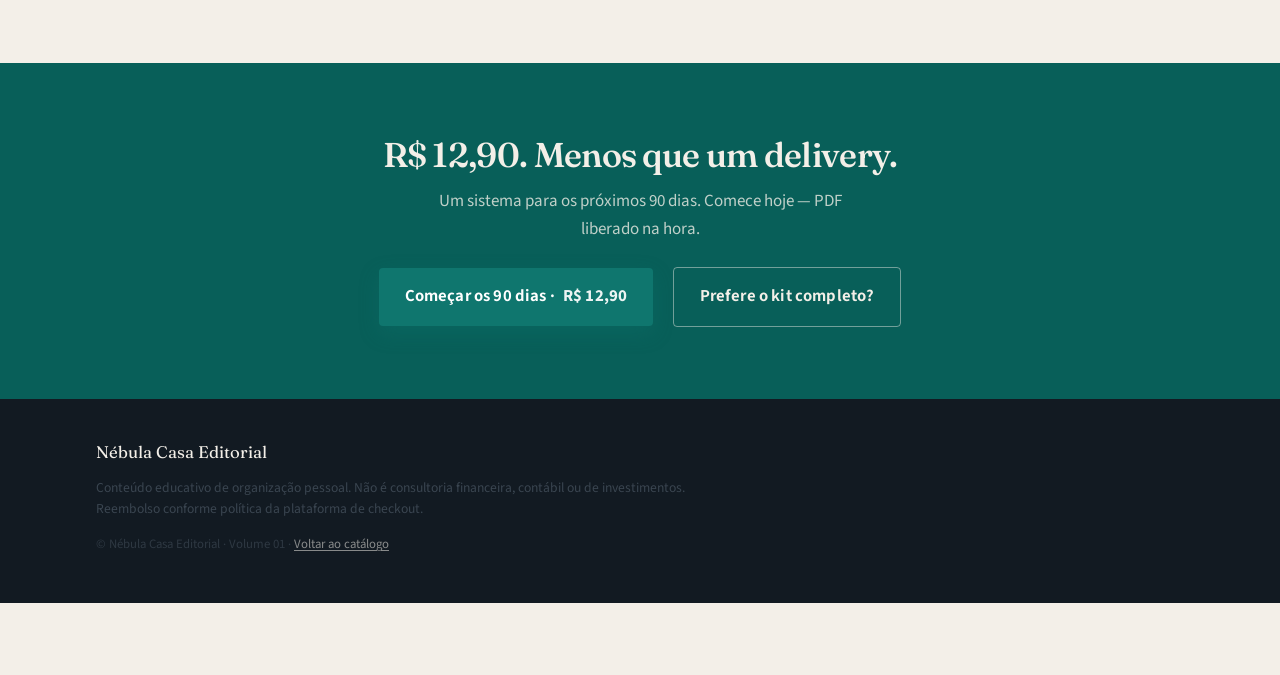
<file: dinheiro-no-controle.html>
<!DOCTYPE html>
<html lang="pt-BR">
<head>
  <meta charset="utf-8">
  <meta name="viewport" content="width=device-width, initial-scale=1">
  <title>Dinheiro no Controle — Nébula Casa Editorial</title>
  <meta name="description" content="Organize suas finanças em 90 dias. Ebook PDF da Nébula Casa Editorial · R$ 12,90. Diagnóstico, 3 potes, dívidas e plano semana a semana.">
  <link rel="preconnect" href="https://fonts.googleapis.com">
  <link rel="preconnect" href="https://fonts.gstatic.com" crossorigin>
  <link href="https://fonts.googleapis.com/css2?family=Fraunces:opsz,wght@9..144,500;9..144,600;9..144,700&family=Source+Sans+3:wght@400;600;650;700&display=swap" rel="stylesheet">
  <link rel="stylesheet" href="css/loja.css">
  <!-- CHECKOUT: troque o href abaixo se o link Hotmart mudar -->
  <script>
    window.NEBULA_CHECKOUT = {
      "01": "https://ginistore7.hotmart.host/dinheiro-no-controle"
    };
  </script>
</head>
<body>
  <header class="site-header">
    <div class="container site-header__inner">
      <a class="brand" href="index.html">
        <span class="brand__name">Nébula Casa Editorial</span>
        <span class="brand__tag">Coleção Vida em Ordem</span>
      </a>
      <a class="nav-link" href="index.html">Catálogo</a>
    </div>
  </header>

  <section class="hero">
    <div class="hero__bg" aria-hidden="true"></div>
    <div class="hero__texture" aria-hidden="true"></div>
    <div class="hero__inner">
      <div class="hero__copy">
        <p class="hero__brand">
          <span class="hero__eyebrow">Volume 01 · Nébula Casa Editorial</span>
          Dinheiro no Controle
        </p>
        <h1>Em 90 dias, você sabe para onde vai cada real</h1>
        <p class="hero__sub">E o que fazer na semana seguinte. Método claro para CLT e freelas — sem jargão e sem milagre.</p>
        <div class="cta-group">
          <a class="btn-cta" href="https://ginistore7.hotmart.host/dinheiro-no-controle" data-product="01" rel="noopener">
            Quero organizar meu dinheiro · <span class="btn-cta__price">R$&nbsp;12,90</span>
          </a>
          <p class="cta-note">PDF imediato após o pagamento</p>
        </div>
      </div>
      <div class="hero__visual">
        <img class="hero__cover" src="img/01-dinheiro-no-controle.jpg" alt="Capa do ebook Dinheiro no Controle" width="640" height="640">
      </div>
    </div>
  </section>

  <section class="section section--cream">
    <div class="container container--narrow reveal">
      <span class="section__label">O problema</span>
      <h2>O salário cai. Em dez dias, some.</h2>
      <p class="lead">Não é falta de esforço. É falta de um sistema que caiba na vida real.</p>
      <p>Quem já tentou planilha de 40 abas e abandonou na segunda semana conhece a sensação. Aqui o foco é execução com prazo — um caminho só, semana a semana.</p>
    </div>
  </section>

  <section class="section section--paper">
    <div class="container reveal">
      <div class="split">
        <div>
          <span class="section__label">O que você aprende</span>
          <h2>Um caminho só. Sem planilha infinita.</h2>
          <p>Linguagem simples. Exemplos em R$. Design editorial para ler no celular.</p>
        </div>
        <ol class="learn-list">
          <li><strong>Diagnóstico</strong> Onde o dinheiro vaza — sem julgamento.</li>
          <li><strong>3 potes</strong> Essencial · Vida · Futuro.</li>
          <li><strong>Dívidas</strong> Ordem de ataque (juros primeiro).</li>
          <li><strong>Reserva</strong> Em etapas, não “quando sobrar”.</li>
          <li><strong>Cartão</strong> Regras que cabem no mês.</li>
          <li><strong>90 dias</strong> O que fazer em cada semana.</li>
        </ol>
      </div>
    </div>
  </section>

  <section class="section section--cream">
    <div class="container reveal">
      <span class="section__label">O que você recebe</span>
      <h2>Ebook + bônus práticos</h2>
      <ul class="receive-list">
        <li>Ebook <strong>Dinheiro no Controle</strong> (PDF)</li>
        <li>Bônus: fechamento do mês (imprimível)</li>
        <li>Bônus: régua dos 3 potes</li>
        <li>Planilha dos 3 potes (Excel / Google Sheets)</li>
        <li>Acesso na hora após o pagamento</li>
      </ul>
    </div>
  </section>

  <section class="section section--paper">
    <div class="container reveal">
      <span class="section__label">Para quem é</span>
      <h2>Clareza sobre o público</h2>
      <div class="audience">
        <div class="audience__col audience__col--yes">
          <h3>É para você se</h3>
          <ul>
            <li>É CLT ou freela e sente o Pix escorrer</li>
            <li>Tem dívida e não sabe por onde começar</li>
            <li>Já tentou planilha e abandonou na segunda semana</li>
            <li>Quer método simples, não tip de investimento fancy</li>
          </ul>
        </div>
        <div class="audience__col audience__col--no">
          <h3>Não é para você se</h3>
          <ul>
            <li>Busca dica de ação ou “ficar rico”</li>
            <li>Quer consultoria personalizada</li>
            <li>Precisa de recuperação judicial complexa (busque profissional)</li>
          </ul>
        </div>
      </div>
    </div>
  </section>

  <section class="section section--cream">
    <div class="container brand-block reveal">
      <span class="section__label">A editora</span>
      <h2>Nébula Casa Editorial</h2>
      <p>Publicamos a coleção <strong>Vida em Ordem</strong>: guias curtos, visuais e aplicáveis. Dinheiro · renda extra · saúde · relacionamento.</p>
      <p>Sem guru. Sem milagre. Conteúdo para usar na semana.</p>
    </div>
  </section>

  <section class="section section--deep final-cta" id="comprar">
    <div class="container reveal">
      <h2>R$ 12,90. Menos que um delivery.</h2>
      <p>Um sistema para os próximos 90 dias. Comece hoje — PDF liberado na hora.</p>
      <div class="cta-group">
        <a class="btn-cta" href="https://ginistore7.hotmart.host/dinheiro-no-controle" data-product="01" rel="noopener">
          Começar os 90 dias · <span class="btn-cta__price">R$&nbsp;12,90</span>
        </a>
        <a class="btn-cta btn-cta--ghost" href="kit.html">Prefere o kit completo?</a>
      </div>
    </div>
  </section>

  <aside class="sticky-cta" data-sticky-cta aria-label="Comprar agora">
    <div class="sticky-cta__inner">
      <p class="sticky-cta__text"><strong>Dinheiro no Controle</strong> <span>· R$ 12,90</span></p>
      <a class="btn-cta" href="https://ginistore7.hotmart.host/dinheiro-no-controle" data-product="01" rel="noopener">Comprar agora</a>
    </div>
  </aside>

  <footer class="site-footer">
    <div class="container">
      <div class="site-footer__brand">Nébula Casa Editorial</div>
      <p class="site-footer__legal">Conteúdo educativo de organização pessoal. Não é consultoria financeira, contábil ou de investimentos. Reembolso conforme política da plataforma de checkout.</p>
      <p class="site-footer__copy">© Nébula Casa Editorial · Volume 01 · <a href="index.html">Voltar ao catálogo</a></p>
    </div>
  </footer>

  <script src="js/loja.js"></script>
</body>
</html>
</file>
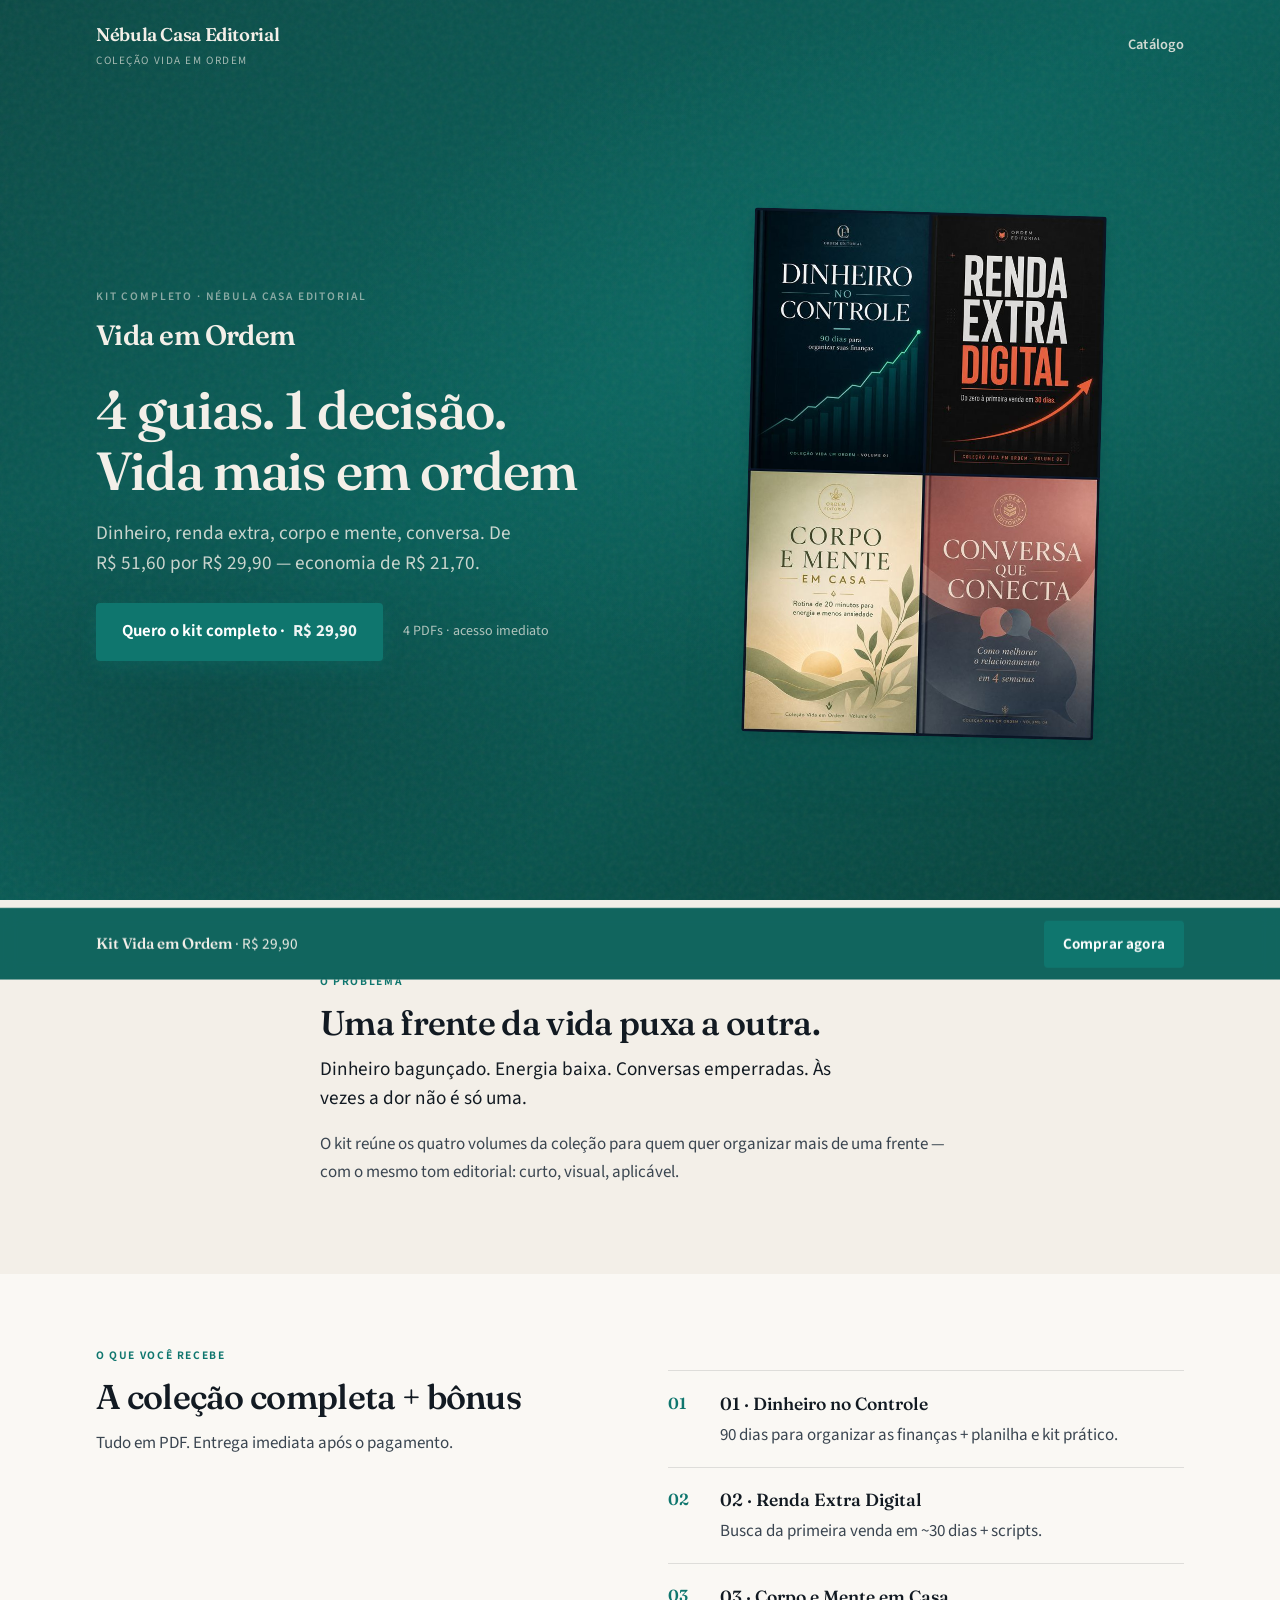
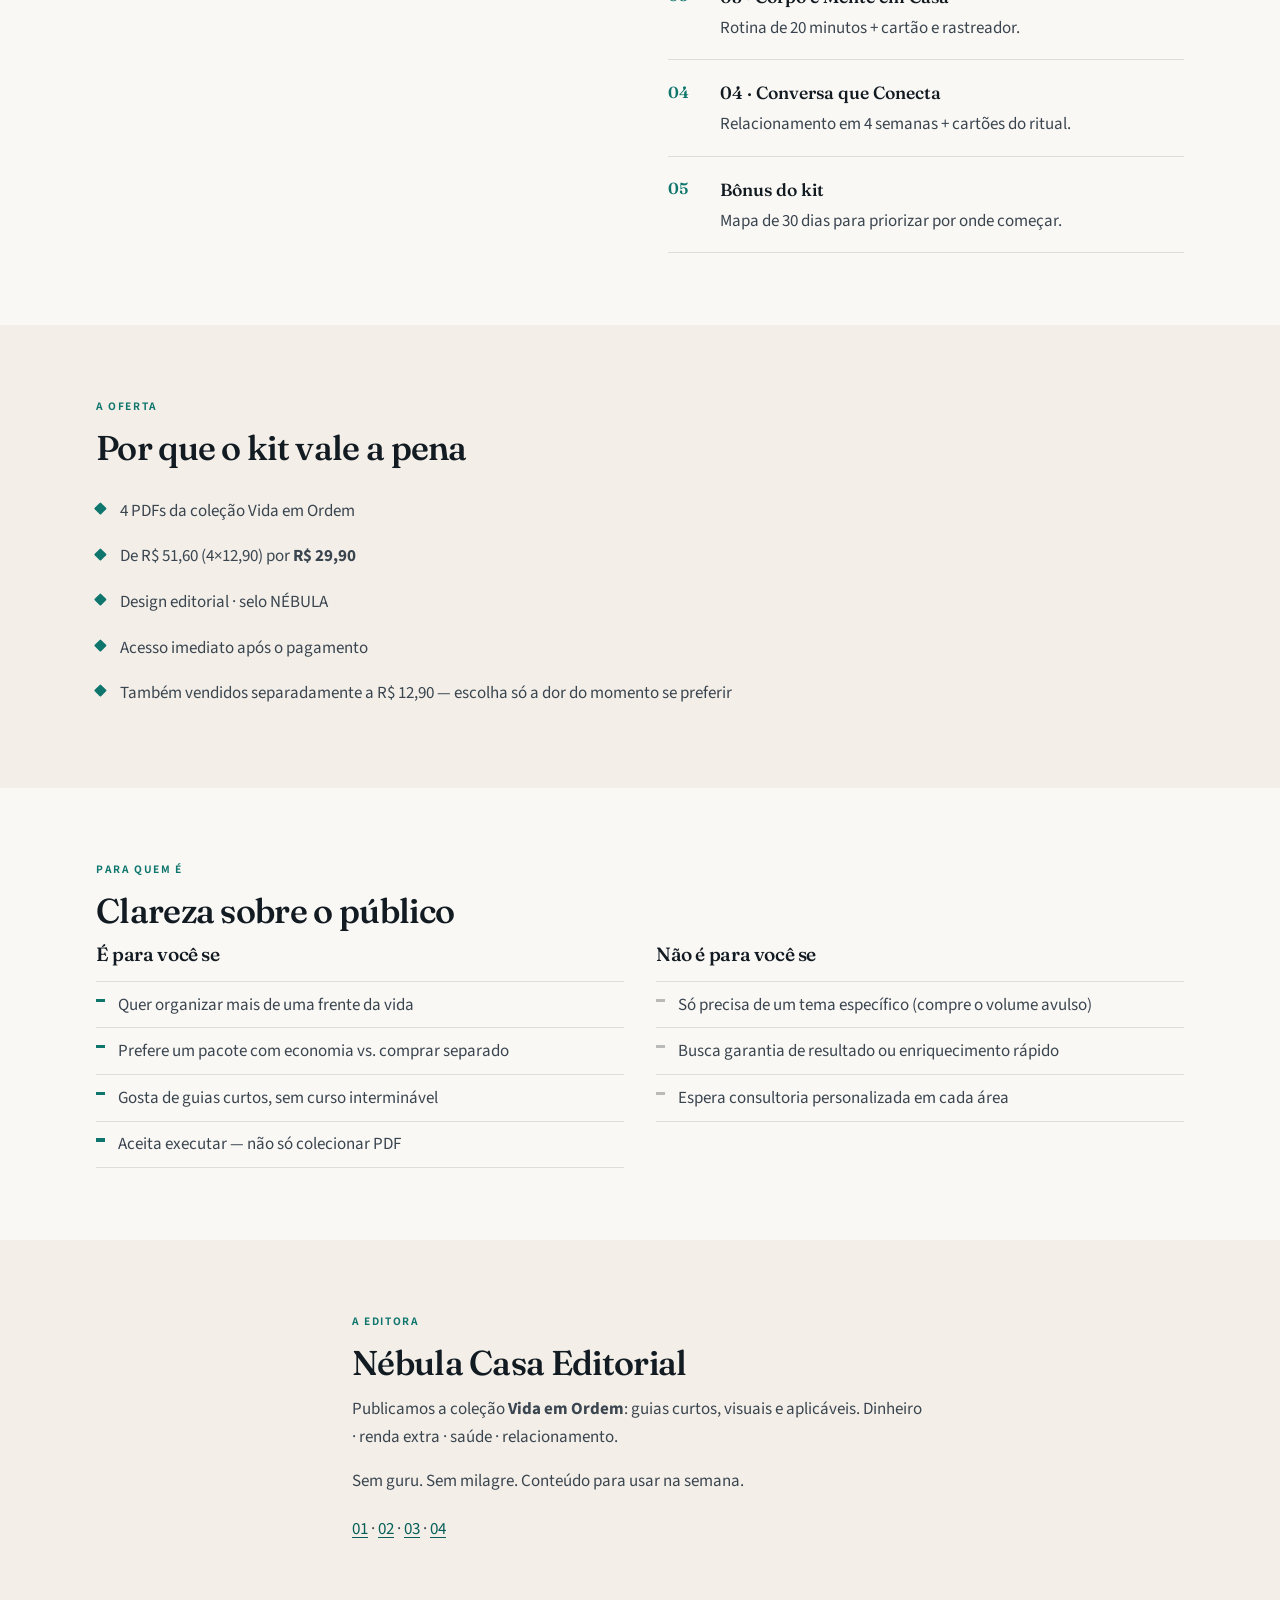
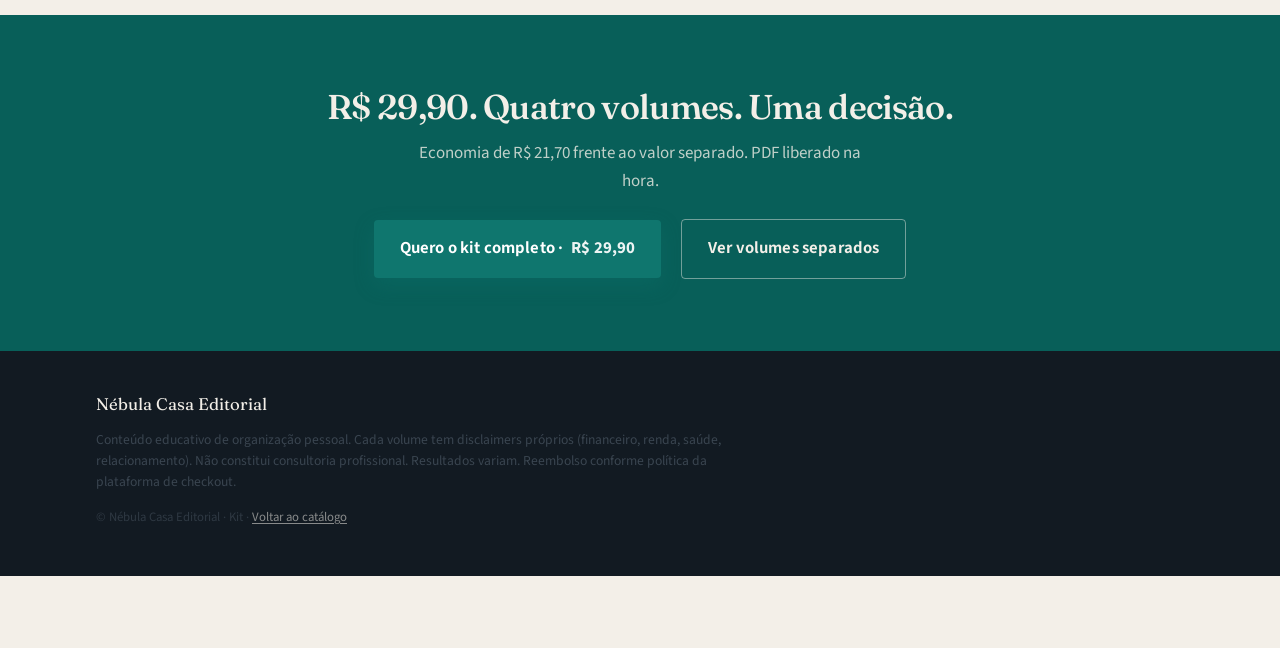
<file: kit.html>
<!DOCTYPE html>
<html lang="pt-BR">
<head>
  <meta charset="utf-8">
  <meta name="viewport" content="width=device-width, initial-scale=1">
  <title>Kit Vida em Ordem — Nébula Casa Editorial</title>
  <meta name="description" content="Os 4 ebooks da coleção Vida em Ordem por R$ 29,90. Dinheiro, renda, corpo e conversa. Nébula Casa Editorial.">
  <link rel="preconnect" href="https://fonts.googleapis.com">
  <link rel="preconnect" href="https://fonts.gstatic.com" crossorigin>
  <link href="https://fonts.googleapis.com/css2?family=Fraunces:opsz,wght@9..144,500;9..144,600;9..144,700&family=Source+Sans+3:wght@400;600;650;700&display=swap" rel="stylesheet">
  <link rel="stylesheet" href="css/loja.css">
  <!-- CHECKOUT: substitua o href https://hotmart.com/pt-br/marketplace/produtos/kit-vida-em-ordem/E107123439V pelo link Hotmart do kit -->
  <script>
    window.NEBULA_CHECKOUT = {
      "kit": "https://hotmart.com/pt-br/marketplace/produtos/kit-vida-em-ordem/E107123439V"
    };
  </script>
</head>
<body>
  <header class="site-header">
    <div class="container site-header__inner">
      <a class="brand" href="index.html">
        <span class="brand__name">Nébula Casa Editorial</span>
        <span class="brand__tag">Coleção Vida em Ordem</span>
      </a>
      <a class="nav-link" href="index.html">Catálogo</a>
    </div>
  </header>

  <section class="hero">
    <div class="hero__bg" aria-hidden="true"></div>
    <div class="hero__texture" aria-hidden="true"></div>
    <div class="hero__inner">
      <div class="hero__copy">
        <p class="hero__brand">
          <span class="hero__eyebrow">Kit completo · Nébula Casa Editorial</span>
          Vida em Ordem
        </p>
        <h1>4 guias. 1 decisão. Vida mais em ordem</h1>
        <p class="hero__sub">Dinheiro, renda extra, corpo e mente, conversa. De R$&nbsp;51,60 por R$&nbsp;29,90 — economia de R$&nbsp;21,70.</p>
        <div class="cta-group">
          <!-- TODO checkout kit: troque href pelo link Hotmart -->
          <a class="btn-cta" href="https://hotmart.com/pt-br/marketplace/produtos/kit-vida-em-ordem/E107123439V" data-product="kit">
            Quero o kit completo · <span class="btn-cta__price">R$&nbsp;29,90</span>
          </a>
          <p class="cta-note">4 PDFs · acesso imediato</p>
        </div>
      </div>
      <div class="hero__visual">
        <img class="hero__cover" src="img/05-kit-vida-em-ordem.jpg" alt="Capas dos 4 ebooks do Kit Vida em Ordem" width="640" height="640">
      </div>
    </div>
  </section>

  <section class="section section--cream">
    <div class="container container--narrow reveal">
      <span class="section__label">O problema</span>
      <h2>Uma frente da vida puxa a outra.</h2>
      <p class="lead">Dinheiro bagunçado. Energia baixa. Conversas emperradas. Às vezes a dor não é só uma.</p>
      <p>O kit reúne os quatro volumes da coleção para quem quer organizar mais de uma frente — com o mesmo tom editorial: curto, visual, aplicável.</p>
    </div>
  </section>

  <section class="section section--paper">
    <div class="container reveal">
      <div class="split">
        <div>
          <span class="section__label">O que você recebe</span>
          <h2>A coleção completa + bônus</h2>
          <p>Tudo em PDF. Entrega imediata após o pagamento.</p>
        </div>
        <ol class="learn-list">
          <li><strong>01 · Dinheiro no Controle</strong> 90 dias para organizar as finanças + planilha e kit prático.</li>
          <li><strong>02 · Renda Extra Digital</strong> Busca da primeira venda em ~30 dias + scripts.</li>
          <li><strong>03 · Corpo e Mente em Casa</strong> Rotina de 20 minutos + cartão e rastreador.</li>
          <li><strong>04 · Conversa que Conecta</strong> Relacionamento em 4 semanas + cartões do ritual.</li>
          <li><strong>Bônus do kit</strong> Mapa de 30 dias para priorizar por onde começar.</li>
        </ol>
      </div>
    </div>
  </section>

  <section class="section section--cream">
    <div class="container reveal">
      <span class="section__label">A oferta</span>
      <h2>Por que o kit vale a pena</h2>
      <ul class="receive-list">
        <li>4 PDFs da coleção Vida em Ordem</li>
        <li>De R$&nbsp;51,60 (4×12,90) por <strong>R$&nbsp;29,90</strong></li>
        <li>Design editorial · selo NÉBULA</li>
        <li>Acesso imediato após o pagamento</li>
        <li>Também vendidos separadamente a R$&nbsp;12,90 — escolha só a dor do momento se preferir</li>
      </ul>
    </div>
  </section>

  <section class="section section--paper">
    <div class="container reveal">
      <span class="section__label">Para quem é</span>
      <h2>Clareza sobre o público</h2>
      <div class="audience">
        <div class="audience__col audience__col--yes">
          <h3>É para você se</h3>
          <ul>
            <li>Quer organizar mais de uma frente da vida</li>
            <li>Prefere um pacote com economia vs. comprar separado</li>
            <li>Gosta de guias curtos, sem curso interminável</li>
            <li>Aceita executar — não só colecionar PDF</li>
          </ul>
        </div>
        <div class="audience__col audience__col--no">
          <h3>Não é para você se</h3>
          <ul>
            <li>Só precisa de um tema específico (compre o volume avulso)</li>
            <li>Busca garantia de resultado ou enriquecimento rápido</li>
            <li>Espera consultoria personalizada em cada área</li>
          </ul>
        </div>
      </div>
    </div>
  </section>

  <section class="section section--cream">
    <div class="container brand-block reveal">
      <span class="section__label">A editora</span>
      <h2>Nébula Casa Editorial</h2>
      <p>Publicamos a coleção <strong>Vida em Ordem</strong>: guias curtos, visuais e aplicáveis. Dinheiro · renda extra · saúde · relacionamento.</p>
      <p>Sem guru. Sem milagre. Conteúdo para usar na semana.</p>
      <p style="margin-top:1.25rem"><a href="dinheiro-no-controle.html">01</a> · <a href="renda-extra-digital.html">02</a> · <a href="corpo-e-mente.html">03</a> · <a href="conversa-que-conecta.html">04</a></p>
    </div>
  </section>

  <section class="section section--deep final-cta" id="comprar">
    <div class="container reveal">
      <h2>R$ 29,90. Quatro volumes. Uma decisão.</h2>
      <p>Economia de R$&nbsp;21,70 frente ao valor separado. PDF liberado na hora.</p>
      <div class="cta-group">
        <a class="btn-cta" href="https://hotmart.com/pt-br/marketplace/produtos/kit-vida-em-ordem/E107123439V" data-product="kit">
          Quero o kit completo · <span class="btn-cta__price">R$&nbsp;29,90</span>
        </a>
        <a class="btn-cta btn-cta--ghost" href="index.html">Ver volumes separados</a>
      </div>
    </div>
  </section>

  <aside class="sticky-cta" data-sticky-cta aria-label="Comprar agora">
    <div class="sticky-cta__inner">
      <p class="sticky-cta__text"><strong>Kit Vida em Ordem</strong> <span>· R$ 29,90</span></p>
      <a class="btn-cta" href="https://hotmart.com/pt-br/marketplace/produtos/kit-vida-em-ordem/E107123439V" data-product="kit">Comprar agora</a>
    </div>
  </aside>

  <footer class="site-footer">
    <div class="container">
      <div class="site-footer__brand">Nébula Casa Editorial</div>
      <p class="site-footer__legal">Conteúdo educativo de organização pessoal. Cada volume tem disclaimers próprios (financeiro, renda, saúde, relacionamento). Não constitui consultoria profissional. Resultados variam. Reembolso conforme política da plataforma de checkout.</p>
      <p class="site-footer__copy">© Nébula Casa Editorial · Kit · <a href="index.html">Voltar ao catálogo</a></p>
    </div>
  </footer>

  <script src="js/loja.js"></script>
</body>
</html>
</file>
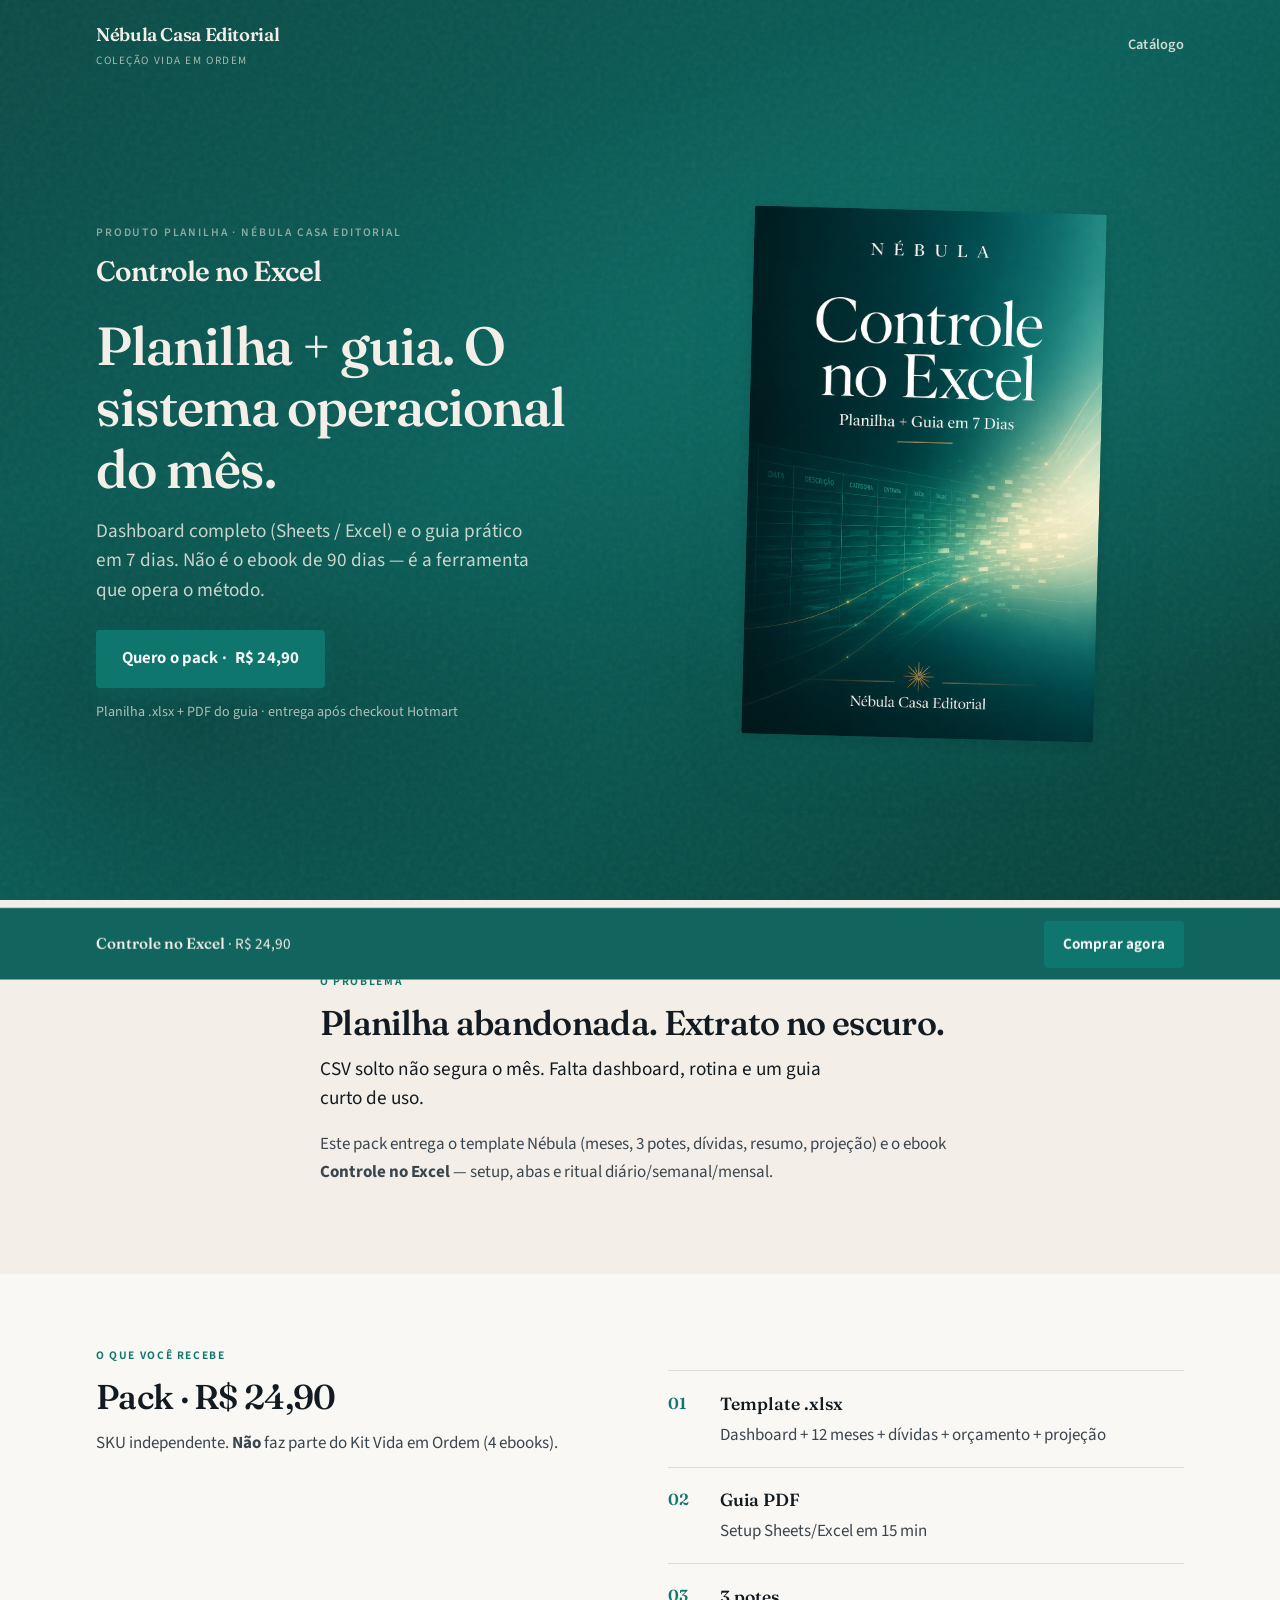
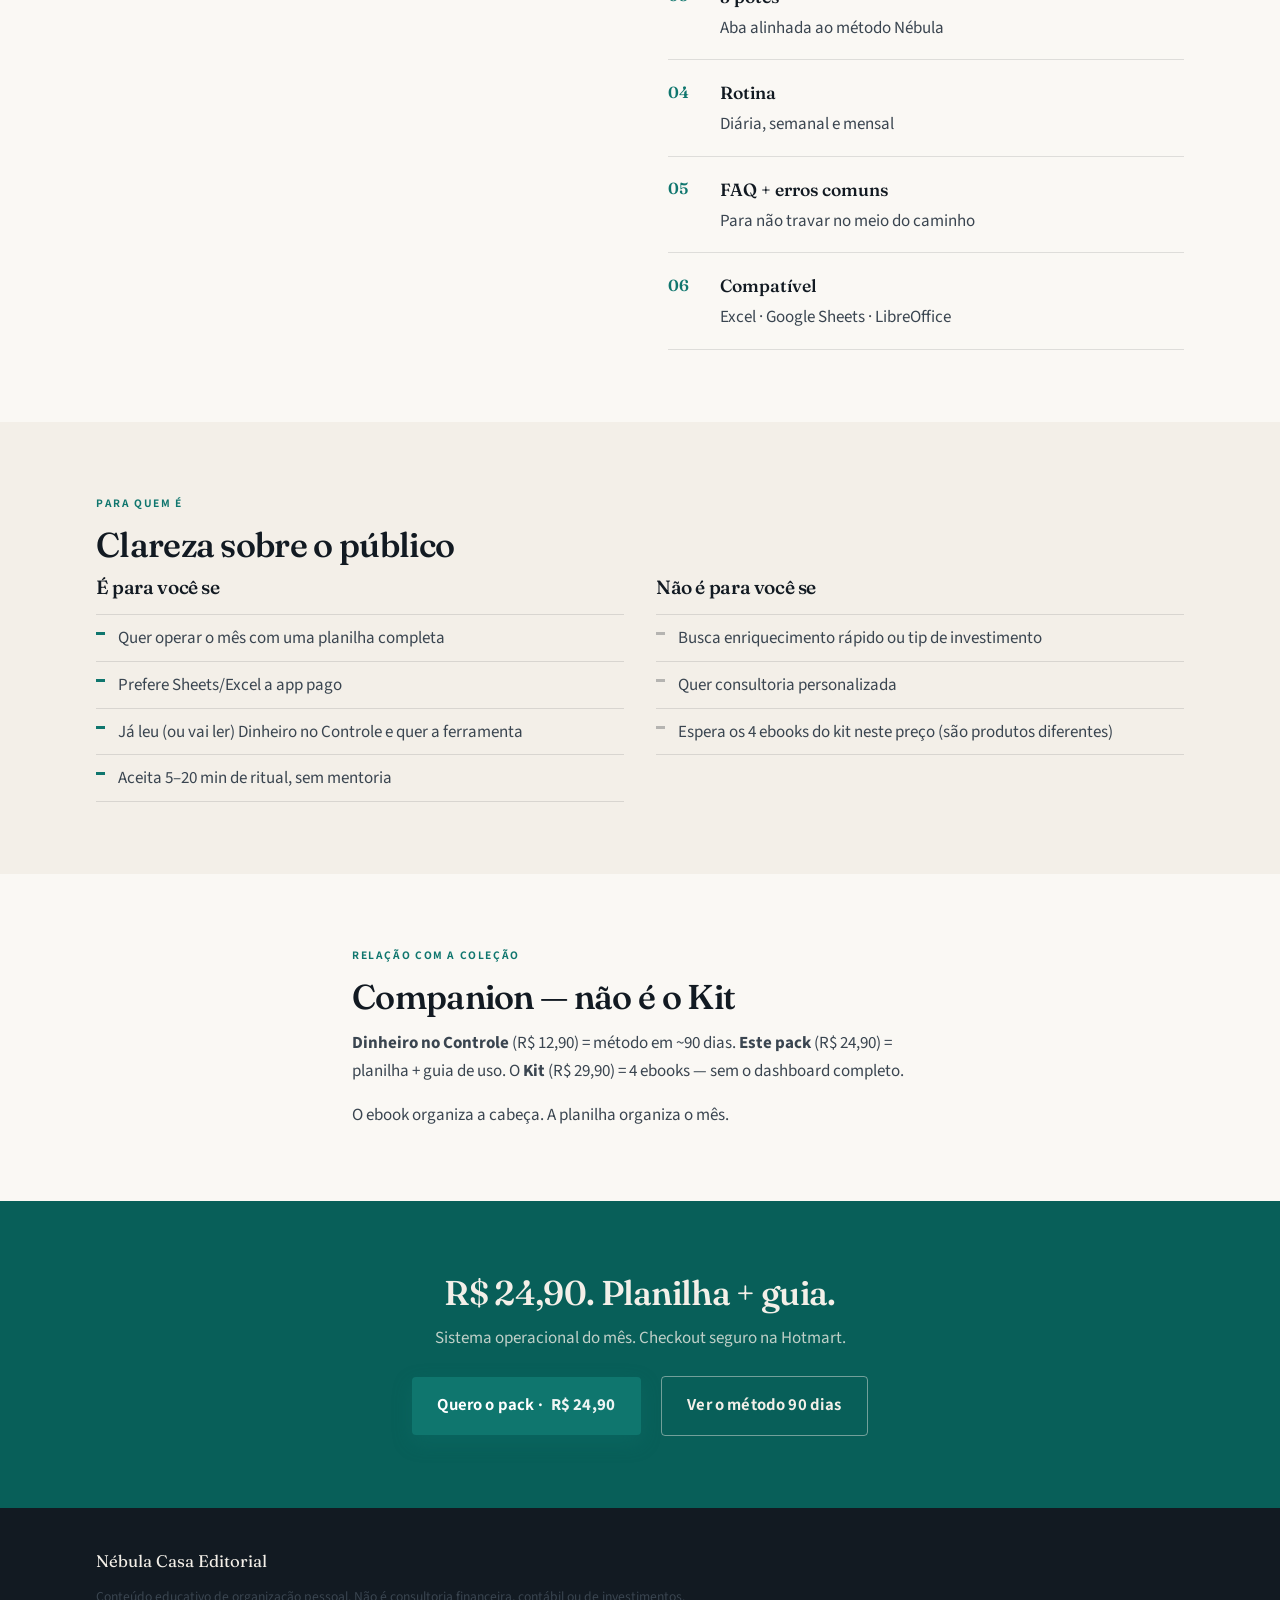
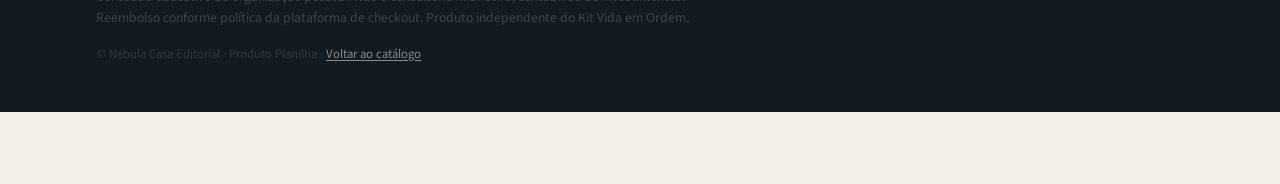
<file: planilha-controle-financeiro.html>
<!DOCTYPE html>
<html lang="pt-BR">
<head>
  <meta charset="utf-8">
  <meta name="viewport" content="width=device-width, initial-scale=1">
  <title>Controle no Excel — Planilha + Guia · Nébula Casa Editorial</title>
  <meta name="description" content="Pack Planilha Financeira + guia prático em 7 dias. Dashboard Nébula (Excel / Google Sheets). R$ 24,90. SKU independente do Kit 4 ebooks.">
  <link rel="preconnect" href="https://fonts.googleapis.com">
  <link rel="preconnect" href="https://fonts.gstatic.com" crossorigin>
  <link href="https://fonts.googleapis.com/css2?family=Fraunces:opsz,wght@9..144,500;9..144,600;9..144,700&family=Source+Sans+3:wght@400;600;650;700&display=swap" rel="stylesheet">
  <link rel="stylesheet" href="css/loja.css">
  <!-- CHECKOUT: Pack Planilha + Guia (marketplace Hotmart) -->
  <script>
    window.NEBULA_CHECKOUT = {
      "06": "https://hotmart.com/pt-br/marketplace/produtos/pack-planilha-guia-controle-no-excel-nebula/L107124391A"
    };
  </script>
</head>
<body>
  <header class="site-header">
    <div class="container site-header__inner">
      <a class="brand" href="index.html">
        <span class="brand__name">Nébula Casa Editorial</span>
        <span class="brand__tag">Coleção Vida em Ordem</span>
      </a>
      <a class="nav-link" href="index.html">Catálogo</a>
    </div>
  </header>

  <section class="hero">
    <div class="hero__bg" aria-hidden="true"></div>
    <div class="hero__texture" aria-hidden="true"></div>
    <div class="hero__inner">
      <div class="hero__copy">
        <p class="hero__brand">
          <span class="hero__eyebrow">Produto Planilha · Nébula Casa Editorial</span>
          Controle no Excel
        </p>
        <h1>Planilha + guia. O sistema operacional do mês.</h1>
        <p class="hero__sub">Dashboard completo (Sheets / Excel) e o guia prático em 7 dias. Não é o ebook de 90 dias — é a ferramenta que opera o método.</p>
        <div class="cta-group">
          <a class="btn-cta" href="https://hotmart.com/pt-br/marketplace/produtos/pack-planilha-guia-controle-no-excel-nebula/L107124391A" data-product="06" rel="noopener">
            Quero o pack · <span class="btn-cta__price">R$&nbsp;24,90</span>
          </a>
          <p class="cta-note">Planilha .xlsx + PDF do guia · entrega após checkout Hotmart</p>
        </div>
      </div>
      <div class="hero__visual">
        <img class="hero__cover" src="img/06-planilha-controle-financeiro.jpg" alt="Capa: Controle no Excel — Pack Planilha + Guia" width="640" height="640">
      </div>
    </div>
  </section>

  <section class="section section--cream">
    <div class="container container--narrow reveal">
      <span class="section__label">O problema</span>
      <h2>Planilha abandonada. Extrato no escuro.</h2>
      <p class="lead">CSV solto não segura o mês. Falta dashboard, rotina e um guia curto de uso.</p>
      <p>Este pack entrega o template Nébula (meses, 3 potes, dívidas, resumo, projeção) e o ebook <strong>Controle no Excel</strong> — setup, abas e ritual diário/semanal/mensal.</p>
    </div>
  </section>

  <section class="section section--paper">
    <div class="container reveal">
      <div class="split">
        <div>
          <span class="section__label">O que você recebe</span>
          <h2>Pack · R$ 24,90</h2>
          <p>SKU independente. <strong>Não</strong> faz parte do Kit Vida em Ordem (4 ebooks).</p>
        </div>
        <ol class="learn-list">
          <li><strong>Template .xlsx</strong> Dashboard + 12 meses + dívidas + orçamento + projeção</li>
          <li><strong>Guia PDF</strong> Setup Sheets/Excel em 15 min</li>
          <li><strong>3 potes</strong> Aba alinhada ao método Nébula</li>
          <li><strong>Rotina</strong> Diária, semanal e mensal</li>
          <li><strong>FAQ + erros comuns</strong> Para não travar no meio do caminho</li>
          <li><strong>Compatível</strong> Excel · Google Sheets · LibreOffice</li>
        </ol>
      </div>
    </div>
  </section>

  <section class="section section--cream">
    <div class="container reveal">
      <span class="section__label">Para quem é</span>
      <h2>Clareza sobre o público</h2>
      <div class="audience">
        <div class="audience__col audience__col--yes">
          <h3>É para você se</h3>
          <ul>
            <li>Quer operar o mês com uma planilha completa</li>
            <li>Prefere Sheets/Excel a app pago</li>
            <li>Já leu (ou vai ler) Dinheiro no Controle e quer a ferramenta</li>
            <li>Aceita 5–20 min de ritual, sem mentoria</li>
          </ul>
        </div>
        <div class="audience__col audience__col--no">
          <h3>Não é para você se</h3>
          <ul>
            <li>Busca enriquecimento rápido ou tip de investimento</li>
            <li>Quer consultoria personalizada</li>
            <li>Espera os 4 ebooks do kit neste preço (são produtos diferentes)</li>
          </ul>
        </div>
      </div>
    </div>
  </section>

  <section class="section section--paper">
    <div class="container brand-block reveal">
      <span class="section__label">Relação com a coleção</span>
      <h2>Companion — não é o Kit</h2>
      <p><strong>Dinheiro no Controle</strong> (R$ 12,90) = método em ~90 dias. <strong>Este pack</strong> (R$ 24,90) = planilha + guia de uso. O <strong>Kit</strong> (R$ 29,90) = 4 ebooks — sem o dashboard completo.</p>
      <p>O ebook organiza a cabeça. A planilha organiza o mês.</p>
    </div>
  </section>

  <section class="section section--deep final-cta" id="comprar">
    <div class="container reveal">
      <h2>R$ 24,90. Planilha + guia.</h2>
      <p>Sistema operacional do mês. Checkout seguro na Hotmart.</p>
      <div class="cta-group">
        <a class="btn-cta" href="https://hotmart.com/pt-br/marketplace/produtos/pack-planilha-guia-controle-no-excel-nebula/L107124391A" data-product="06" rel="noopener">
          Quero o pack · <span class="btn-cta__price">R$&nbsp;24,90</span>
        </a>
        <a class="btn-cta btn-cta--ghost" href="dinheiro-no-controle.html">Ver o método 90 dias</a>
      </div>
    </div>
  </section>

  <aside class="sticky-cta" data-sticky-cta aria-label="Comprar agora">
    <div class="sticky-cta__inner">
      <p class="sticky-cta__text"><strong>Controle no Excel</strong> <span>· R$ 24,90</span></p>
      <a class="btn-cta" href="https://hotmart.com/pt-br/marketplace/produtos/pack-planilha-guia-controle-no-excel-nebula/L107124391A" data-product="06" rel="noopener">Comprar agora</a>
    </div>
  </aside>

  <footer class="site-footer">
    <div class="container">
      <div class="site-footer__brand">Nébula Casa Editorial</div>
      <p class="site-footer__legal">Conteúdo educativo de organização pessoal. Não é consultoria financeira, contábil ou de investimentos. Reembolso conforme política da plataforma de checkout. Produto independente do Kit Vida em Ordem.</p>
      <p class="site-footer__copy">© Nébula Casa Editorial · Produto Planilha · <a href="index.html">Voltar ao catálogo</a></p>
    </div>
  </footer>

  <script src="js/loja.js"></script>
</body>
</html>
</file>
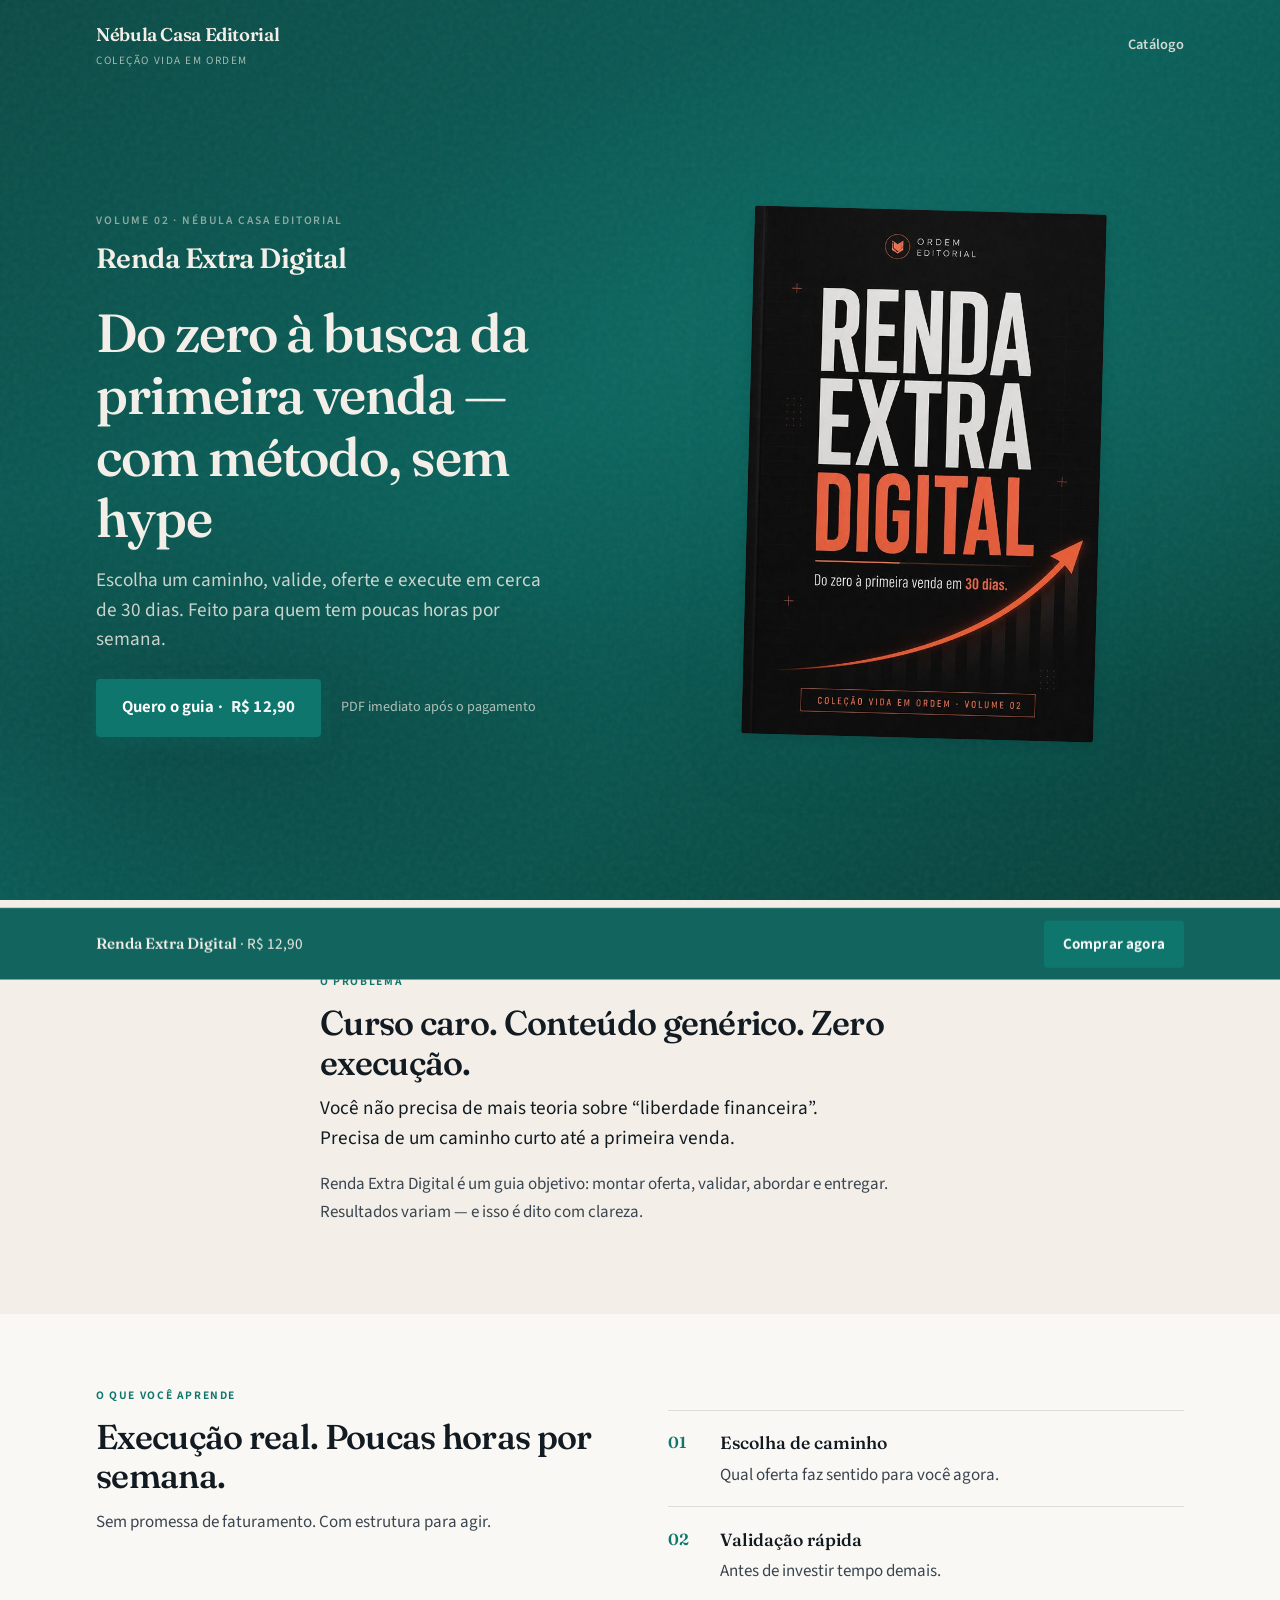
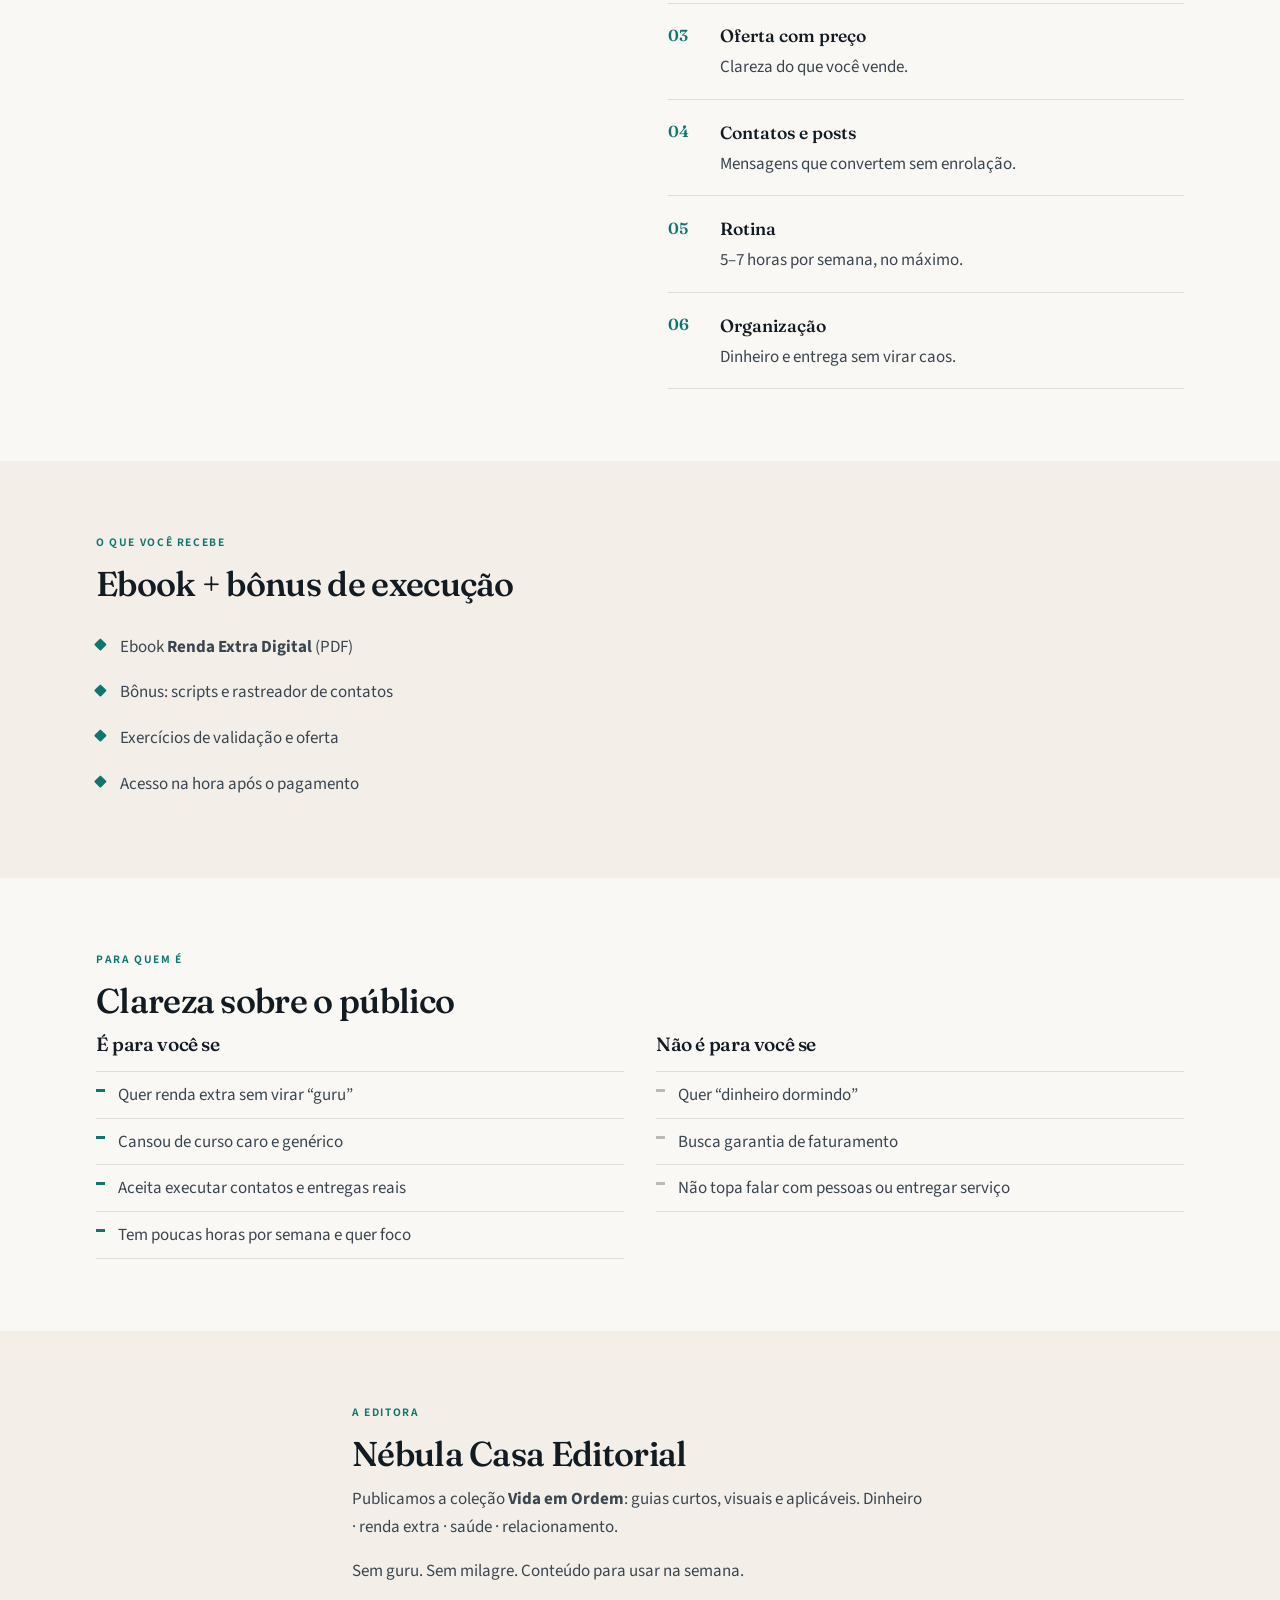
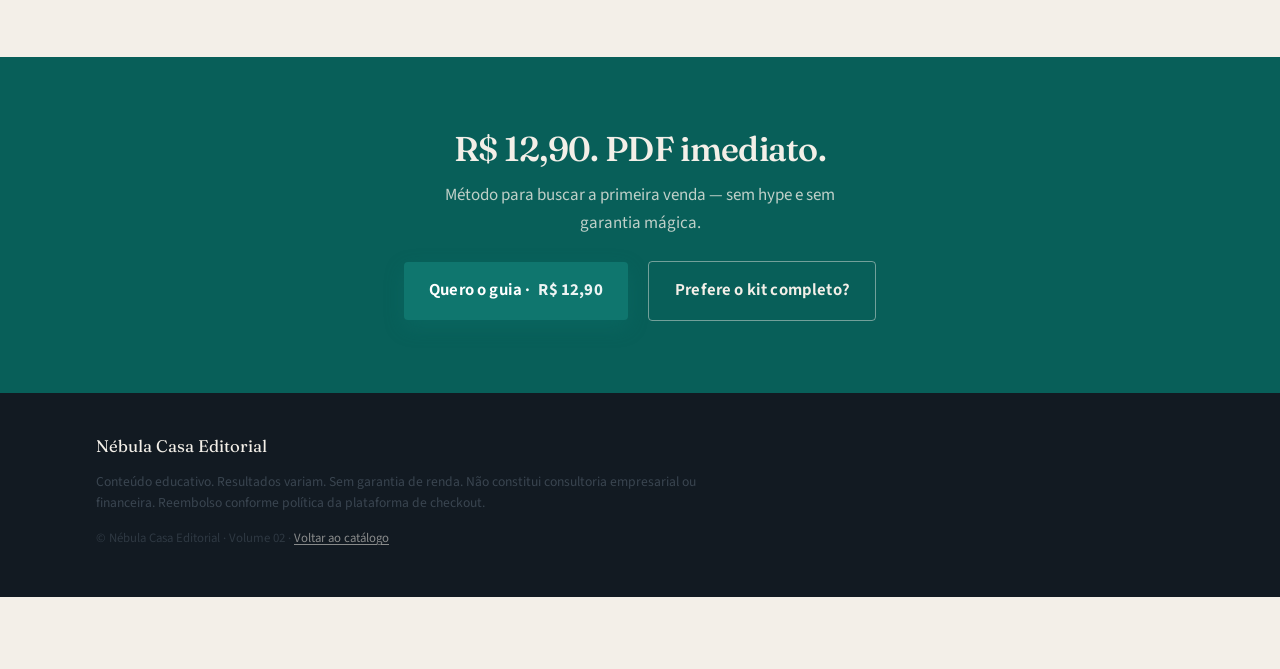
<file: renda-extra-digital.html>
<!DOCTYPE html>
<html lang="pt-BR">
<head>
  <meta charset="utf-8">
  <meta name="viewport" content="width=device-width, initial-scale=1">
  <title>Renda Extra Digital — Nébula Casa Editorial</title>
  <meta name="description" content="Do zero à busca da primeira venda em cerca de 30 dias. Ebook PDF da Nébula Casa Editorial · R$ 12,90. Sem hype.">
  <link rel="preconnect" href="https://fonts.googleapis.com">
  <link rel="preconnect" href="https://fonts.gstatic.com" crossorigin>
  <link href="https://fonts.googleapis.com/css2?family=Fraunces:opsz,wght@9..144,500;9..144,600;9..144,700&family=Source+Sans+3:wght@400;600;650;700&display=swap" rel="stylesheet">
  <link rel="stylesheet" href="css/loja.css">
  <!-- CHECKOUT: substitua o href https://hotmart.com/pt-br/marketplace/produtos/hagsxd-renda-extra-digital-k54zp/X107123065M pelo link Hotmart do produto 02 -->
  <script>
    window.NEBULA_CHECKOUT = {
      "02": "https://hotmart.com/pt-br/marketplace/produtos/hagsxd-renda-extra-digital-k54zp/X107123065M"
    };
  </script>
</head>
<body>
  <header class="site-header">
    <div class="container site-header__inner">
      <a class="brand" href="index.html">
        <span class="brand__name">Nébula Casa Editorial</span>
        <span class="brand__tag">Coleção Vida em Ordem</span>
      </a>
      <a class="nav-link" href="index.html">Catálogo</a>
    </div>
  </header>

  <section class="hero">
    <div class="hero__bg" aria-hidden="true"></div>
    <div class="hero__texture" aria-hidden="true"></div>
    <div class="hero__inner">
      <div class="hero__copy">
        <p class="hero__brand">
          <span class="hero__eyebrow">Volume 02 · Nébula Casa Editorial</span>
          Renda Extra Digital
        </p>
        <h1>Do zero à busca da primeira venda — com método, sem hype</h1>
        <p class="hero__sub">Escolha um caminho, valide, oferte e execute em cerca de 30 dias. Feito para quem tem poucas horas por semana.</p>
        <div class="cta-group">
          <!-- TODO checkout 02: troque href pelo link Hotmart -->
          <a class="btn-cta" href="https://hotmart.com/pt-br/marketplace/produtos/hagsxd-renda-extra-digital-k54zp/X107123065M" data-product="02">
            Quero o guia · <span class="btn-cta__price">R$&nbsp;12,90</span>
          </a>
          <p class="cta-note">PDF imediato após o pagamento</p>
        </div>
      </div>
      <div class="hero__visual">
        <img class="hero__cover" src="img/02-renda-extra-digital.jpg" alt="Capa do ebook Renda Extra Digital" width="640" height="640">
      </div>
    </div>
  </section>

  <section class="section section--cream">
    <div class="container container--narrow reveal">
      <span class="section__label">O problema</span>
      <h2>Curso caro. Conteúdo genérico. Zero execução.</h2>
      <p class="lead">Você não precisa de mais teoria sobre “liberdade financeira”. Precisa de um caminho curto até a primeira venda.</p>
      <p>Renda Extra Digital é um guia objetivo: montar oferta, validar, abordar e entregar. Resultados variam — e isso é dito com clareza.</p>
    </div>
  </section>

  <section class="section section--paper">
    <div class="container reveal">
      <div class="split">
        <div>
          <span class="section__label">O que você aprende</span>
          <h2>Execução real. Poucas horas por semana.</h2>
          <p>Sem promessa de faturamento. Com estrutura para agir.</p>
        </div>
        <ol class="learn-list">
          <li><strong>Escolha de caminho</strong> Qual oferta faz sentido para você agora.</li>
          <li><strong>Validação rápida</strong> Antes de investir tempo demais.</li>
          <li><strong>Oferta com preço</strong> Clareza do que você vende.</li>
          <li><strong>Contatos e posts</strong> Mensagens que convertem sem enrolação.</li>
          <li><strong>Rotina</strong> 5–7 horas por semana, no máximo.</li>
          <li><strong>Organização</strong> Dinheiro e entrega sem virar caos.</li>
        </ol>
      </div>
    </div>
  </section>

  <section class="section section--cream">
    <div class="container reveal">
      <span class="section__label">O que você recebe</span>
      <h2>Ebook + bônus de execução</h2>
      <ul class="receive-list">
        <li>Ebook <strong>Renda Extra Digital</strong> (PDF)</li>
        <li>Bônus: scripts e rastreador de contatos</li>
        <li>Exercícios de validação e oferta</li>
        <li>Acesso na hora após o pagamento</li>
      </ul>
    </div>
  </section>

  <section class="section section--paper">
    <div class="container reveal">
      <span class="section__label">Para quem é</span>
      <h2>Clareza sobre o público</h2>
      <div class="audience">
        <div class="audience__col audience__col--yes">
          <h3>É para você se</h3>
          <ul>
            <li>Quer renda extra sem virar “guru”</li>
            <li>Cansou de curso caro e genérico</li>
            <li>Aceita executar contatos e entregas reais</li>
            <li>Tem poucas horas por semana e quer foco</li>
          </ul>
        </div>
        <div class="audience__col audience__col--no">
          <h3>Não é para você se</h3>
          <ul>
            <li>Quer “dinheiro dormindo”</li>
            <li>Busca garantia de faturamento</li>
            <li>Não topa falar com pessoas ou entregar serviço</li>
          </ul>
        </div>
      </div>
    </div>
  </section>

  <section class="section section--cream">
    <div class="container brand-block reveal">
      <span class="section__label">A editora</span>
      <h2>Nébula Casa Editorial</h2>
      <p>Publicamos a coleção <strong>Vida em Ordem</strong>: guias curtos, visuais e aplicáveis. Dinheiro · renda extra · saúde · relacionamento.</p>
      <p>Sem guru. Sem milagre. Conteúdo para usar na semana.</p>
    </div>
  </section>

  <section class="section section--deep final-cta" id="comprar">
    <div class="container reveal">
      <h2>R$ 12,90. PDF imediato.</h2>
      <p>Método para buscar a primeira venda — sem hype e sem garantia mágica.</p>
      <div class="cta-group">
        <a class="btn-cta" href="https://hotmart.com/pt-br/marketplace/produtos/hagsxd-renda-extra-digital-k54zp/X107123065M" data-product="02">
          Quero o guia · <span class="btn-cta__price">R$&nbsp;12,90</span>
        </a>
        <a class="btn-cta btn-cta--ghost" href="kit.html">Prefere o kit completo?</a>
      </div>
    </div>
  </section>

  <aside class="sticky-cta" data-sticky-cta aria-label="Comprar agora">
    <div class="sticky-cta__inner">
      <p class="sticky-cta__text"><strong>Renda Extra Digital</strong> <span>· R$ 12,90</span></p>
      <a class="btn-cta" href="https://hotmart.com/pt-br/marketplace/produtos/hagsxd-renda-extra-digital-k54zp/X107123065M" data-product="02">Comprar agora</a>
    </div>
  </aside>

  <footer class="site-footer">
    <div class="container">
      <div class="site-footer__brand">Nébula Casa Editorial</div>
      <p class="site-footer__legal">Conteúdo educativo. Resultados variam. Sem garantia de renda. Não constitui consultoria empresarial ou financeira. Reembolso conforme política da plataforma de checkout.</p>
      <p class="site-footer__copy">© Nébula Casa Editorial · Volume 02 · <a href="index.html">Voltar ao catálogo</a></p>
    </div>
  </footer>

  <script src="js/loja.js"></script>
</body>
</html>
</file>
<file: css/loja.css>
/* Nébula Casa Editorial — loja */
:root {
  --primary: #0f766e;
  --deep: #085f59;
  --cream: #f3efe8;
  --cream-dark: #e8e2d6;
  --ink: #121a22;
  --ink-soft: #3a4550;
  --paper: #faf8f4;
  --line: rgba(18, 26, 34, 0.12);
  --white: #ffffff;
  --font-display: "Fraunces", Georgia, "Times New Roman", serif;
  --font-body: "Source Sans 3", "Source Sans Pro", system-ui, sans-serif;
  --max: 68rem;
  --narrow: 40rem;
  --radius: 0.25rem;
  --shadow-cover: 0 1.5rem 3.5rem rgba(8, 95, 89, 0.22),
    0 0.35rem 1rem rgba(18, 26, 34, 0.12);
  --ease: cubic-bezier(0.22, 1, 0.36, 1);
}

*,
*::before,
*::after {
  box-sizing: border-box;
}

html {
  scroll-behavior: smooth;
}

body {
  margin: 0;
  font-family: var(--font-body);
  font-size: 1.0625rem;
  line-height: 1.65;
  color: var(--ink);
  background: var(--cream);
  -webkit-font-smoothing: antialiased;
}

img {
  max-width: 100%;
  height: auto;
  display: block;
}

a {
  color: var(--deep);
  text-underline-offset: 0.15em;
}

a:hover {
  color: var(--primary);
}

h1,
h2,
h3 {
  font-family: var(--font-display);
  font-weight: 550;
  line-height: 1.15;
  letter-spacing: -0.02em;
  color: var(--ink);
  margin: 0 0 0.75rem;
}

h1 {
  font-size: clamp(2.15rem, 5vw, 3.35rem);
}

h2 {
  font-size: clamp(1.65rem, 3.2vw, 2.15rem);
}

h3 {
  font-size: 1.2rem;
}

p {
  margin: 0 0 1rem;
  color: var(--ink-soft);
}

.container {
  width: min(100% - 2rem, var(--max));
  margin-inline: auto;
}

.container--narrow {
  width: min(100% - 2rem, var(--narrow));
}

/* —— Header —— */
.site-header {
  position: absolute;
  inset: 0 0 auto;
  z-index: 20;
  padding: 1.25rem 0;
}

.site-header__inner {
  display: flex;
  align-items: center;
  justify-content: space-between;
  gap: 1rem;
}

.brand {
  display: inline-flex;
  flex-direction: column;
  gap: 0.1rem;
  text-decoration: none;
  color: inherit;
}

.brand__name {
  font-family: var(--font-display);
  font-size: 1.15rem;
  font-weight: 600;
  letter-spacing: -0.02em;
  color: var(--cream);
}

.brand__tag {
  font-size: 0.7rem;
  letter-spacing: 0.14em;
  text-transform: uppercase;
  color: rgba(243, 239, 232, 0.65);
}

.brand--ink .brand__name {
  color: var(--ink);
}

.brand--ink .brand__tag {
  color: var(--ink-soft);
}

.nav-link {
  font-size: 0.9rem;
  font-weight: 600;
  color: rgba(243, 239, 232, 0.85);
  text-decoration: none;
  letter-spacing: 0.02em;
}

.nav-link:hover {
  color: var(--cream);
}

.nav-link--ink {
  color: var(--ink-soft);
}

.nav-link--ink:hover {
  color: var(--deep);
}

/* —— Buttons —— */
.btn-cta {
  display: inline-flex;
  align-items: center;
  justify-content: center;
  gap: 0.5rem;
  padding: 0.95rem 1.6rem;
  background: var(--primary);
  color: var(--white);
  font-family: var(--font-body);
  font-size: 1.05rem;
  font-weight: 650;
  letter-spacing: 0.01em;
  text-decoration: none;
  border: none;
  border-radius: var(--radius);
  cursor: pointer;
  transition: background 0.2s var(--ease), transform 0.2s var(--ease),
    box-shadow 0.2s var(--ease);
  box-shadow: 0 0.45rem 1.25rem rgba(15, 118, 110, 0.28);
}

.btn-cta:hover {
  background: var(--deep);
  color: var(--white);
  transform: translateY(-1px);
}

.btn-cta:active {
  transform: translateY(0);
}

.btn-cta--ghost {
  background: transparent;
  color: var(--cream);
  box-shadow: none;
  border: 1.5px solid rgba(243, 239, 232, 0.45);
}

.btn-cta--ghost:hover {
  background: rgba(243, 239, 232, 0.1);
  color: var(--cream);
  border-color: var(--cream);
}

.btn-cta__price {
  opacity: 0.92;
  font-weight: 700;
}

.cta-group {
  display: flex;
  flex-wrap: wrap;
  align-items: center;
  gap: 0.85rem 1.25rem;
  margin-top: 1.5rem;
}

.cta-note {
  font-size: 0.88rem;
  color: rgba(243, 239, 232, 0.7);
  margin: 0;
}

.section .cta-note {
  color: var(--ink-soft);
}

/* —— Hero (product) —— */
.hero {
  position: relative;
  min-height: 100vh;
  min-height: 100dvh;
  display: grid;
  align-items: stretch;
  background: var(--deep);
  color: var(--cream);
  overflow: hidden;
}

.hero__bg {
  position: absolute;
  inset: 0;
  background:
    radial-gradient(ellipse 70% 55% at 75% 40%, rgba(15, 118, 110, 0.55), transparent 70%),
    radial-gradient(ellipse 50% 40% at 15% 80%, rgba(8, 50, 48, 0.5), transparent 65%),
    linear-gradient(145deg, #0a4a45 0%, var(--deep) 45%, #064039 100%);
  z-index: 0;
}

.hero__texture {
  position: absolute;
  inset: 0;
  opacity: 0.07;
  background-image: url("data:image/svg+xml,%3Csvg viewBox='0 0 200 200' xmlns='http://www.w3.org/2000/svg'%3E%3Cfilter id='n'%3E%3CfeTurbulence type='fractalNoise' baseFrequency='0.85' numOctaves='4' stitchTiles='stitch'/%3E%3C/filter%3E%3Crect width='100%25' height='100%25' filter='url(%23n)'/%3E%3C/svg%3E");
  pointer-events: none;
  z-index: 1;
}

.hero__inner {
  position: relative;
  z-index: 2;
  display: grid;
  grid-template-columns: 1fr 1fr;
  gap: 2.5rem 3rem;
  align-items: center;
  width: min(100% - 2rem, var(--max));
  margin: 0 auto;
  padding: 7rem 0 4rem;
  min-height: 100vh;
  min-height: 100dvh;
}

.hero__copy {
  max-width: 32rem;
}

.hero__brand {
  font-family: var(--font-display);
  font-size: clamp(1.35rem, 2.5vw, 1.75rem);
  font-weight: 600;
  letter-spacing: -0.02em;
  color: var(--cream);
  margin: 0 0 1.35rem;
}

.hero__eyebrow {
  display: block;
  font-family: var(--font-body);
  font-size: 0.72rem;
  font-weight: 600;
  letter-spacing: 0.16em;
  text-transform: uppercase;
  color: rgba(243, 239, 232, 0.55);
  margin-bottom: 0.35rem;
}

.hero h1 {
  color: var(--cream);
  margin-bottom: 1rem;
}

.hero__sub {
  font-size: clamp(1.05rem, 2vw, 1.2rem);
  line-height: 1.55;
  color: rgba(243, 239, 232, 0.82);
  margin: 0;
  max-width: 28rem;
}

.hero__visual {
  display: flex;
  justify-content: center;
  align-items: center;
}

.hero__cover {
  width: min(100%, 22rem);
  border-radius: 0.2rem;
  box-shadow: var(--shadow-cover);
  transform: rotate(1.5deg);
}

.hero--catalog {
  min-height: auto;
}

.hero--catalog .hero__inner {
  grid-template-columns: 1fr;
  min-height: auto;
  padding: 8rem 0 4.5rem;
  text-align: center;
  justify-items: center;
}

.hero--catalog .hero__copy {
  max-width: 36rem;
}

.hero--catalog .hero__sub {
  margin-inline: auto;
}

.hero--catalog .cta-group {
  justify-content: center;
}

/* —— Sections —— */
.section {
  padding: 4.5rem 0;
}

.section--cream {
  background: var(--cream);
}

.section--paper {
  background: var(--paper);
}

.section--deep {
  background: var(--deep);
  color: var(--cream);
}

.section--deep h2,
.section--deep h3 {
  color: var(--cream);
}

.section--deep p {
  color: rgba(243, 239, 232, 0.8);
}

.section__label {
  display: block;
  font-size: 0.72rem;
  font-weight: 650;
  letter-spacing: 0.14em;
  text-transform: uppercase;
  color: var(--primary);
  margin-bottom: 0.75rem;
}

.section--deep .section__label {
  color: rgba(243, 239, 232, 0.55);
}

.lead {
  font-size: 1.2rem;
  line-height: 1.55;
  color: var(--ink);
  max-width: 34rem;
}

.split {
  display: grid;
  grid-template-columns: 1fr 1fr;
  gap: 2.5rem 3.5rem;
  align-items: start;
}

.learn-list {
  list-style: none;
  margin: 1.5rem 0 0;
  padding: 0;
  counter-reset: learn;
}

.learn-list li {
  position: relative;
  padding: 1.1rem 0 1.1rem 3.25rem;
  border-top: 1px solid var(--line);
  color: var(--ink-soft);
}

.learn-list li:last-child {
  border-bottom: 1px solid var(--line);
}

.learn-list li::before {
  counter-increment: learn;
  content: counter(learn, decimal-leading-zero);
  position: absolute;
  left: 0;
  top: 1.15rem;
  font-family: var(--font-display);
  font-size: 1rem;
  font-weight: 600;
  color: var(--primary);
}

.learn-list strong {
  display: block;
  font-family: var(--font-display);
  font-size: 1.1rem;
  font-weight: 550;
  color: var(--ink);
  margin-bottom: 0.2rem;
}

.receive-list {
  list-style: none;
  margin: 1.25rem 0 0;
  padding: 0;
}

.receive-list li {
  position: relative;
  padding: 0.55rem 0 0.55rem 1.5rem;
  color: var(--ink-soft);
}

.receive-list li::before {
  content: "";
  position: absolute;
  left: 0;
  top: 1rem;
  width: 0.55rem;
  height: 0.55rem;
  background: var(--primary);
  border-radius: 1px;
  transform: rotate(45deg);
}

.audience {
  display: grid;
  grid-template-columns: 1fr 1fr;
  gap: 2rem;
}

.audience__col h3 {
  margin-bottom: 1rem;
}

.audience__col ul {
  margin: 0;
  padding: 0;
  list-style: none;
}

.audience__col li {
  position: relative;
  padding: 0.55rem 0 0.55rem 1.35rem;
  color: var(--ink-soft);
  border-top: 1px solid var(--line);
}

.audience__col li:last-child {
  border-bottom: 1px solid var(--line);
}

.audience__col--yes li::before {
  content: "";
  position: absolute;
  left: 0;
  top: 1.05rem;
  width: 0.55rem;
  height: 0.2rem;
  background: var(--primary);
}

.audience__col--no li::before {
  content: "";
  position: absolute;
  left: 0;
  top: 1.05rem;
  width: 0.55rem;
  height: 0.2rem;
  background: rgba(18, 26, 34, 0.28);
}

.brand-block {
  max-width: 36rem;
}

.brand-block p:last-child {
  margin-bottom: 0;
}

/* —— Final CTA —— */
.final-cta {
  text-align: center;
  padding: 4.5rem 0;
}

.final-cta h2 {
  color: var(--cream);
  margin-bottom: 0.75rem;
}

.final-cta p {
  color: rgba(243, 239, 232, 0.78);
  max-width: 28rem;
  margin-inline: auto;
  margin-bottom: 1.5rem;
}

.final-cta .cta-group {
  justify-content: center;
}

/* —— Sticky bar —— */
.sticky-cta {
  position: fixed;
  bottom: 0;
  left: 0;
  right: 0;
  z-index: 40;
  background: rgba(8, 95, 89, 0.96);
  backdrop-filter: blur(10px);
  border-top: 1px solid rgba(243, 239, 232, 0.12);
  padding: 0.75rem 0;
  transform: translateY(110%);
  transition: transform 0.35s var(--ease);
}

.sticky-cta.is-visible {
  transform: translateY(0);
}

.sticky-cta__inner {
  display: flex;
  align-items: center;
  justify-content: space-between;
  gap: 1rem;
  width: min(100% - 1.5rem, var(--max));
  margin-inline: auto;
}

.sticky-cta__text {
  color: var(--cream);
  font-size: 0.95rem;
  margin: 0;
}

.sticky-cta__text strong {
  font-family: var(--font-display);
  font-weight: 550;
}

.sticky-cta .btn-cta {
  padding: 0.7rem 1.2rem;
  font-size: 0.95rem;
  white-space: nowrap;
  box-shadow: none;
}

body.has-sticky-cta {
  padding-bottom: 4.5rem;
}

/* —— Catalog —— */
.catalog {
  padding: 3.5rem 0 5rem;
}

.catalog__intro {
  max-width: 32rem;
  margin-bottom: 2.75rem;
}

.product-grid {
  display: grid;
  grid-template-columns: repeat(2, 1fr);
  gap: 2.5rem 2rem;
}

.product-link {
  display: block;
  text-decoration: none;
  color: inherit;
}

.product-link__cover {
  margin-bottom: 1.15rem;
  overflow: hidden;
  border-radius: 0.15rem;
  background: var(--deep);
  box-shadow: 0 0.75rem 2rem rgba(18, 26, 34, 0.1);
  transition: transform 0.35s var(--ease), box-shadow 0.35s var(--ease);
}

.product-link:hover .product-link__cover {
  transform: translateY(-4px);
  box-shadow: 0 1.1rem 2.5rem rgba(8, 95, 89, 0.18);
}

.product-link__cover img {
  width: 100%;
  aspect-ratio: 1 / 1;
  object-fit: cover;
}

.product-link__meta {
  font-size: 0.7rem;
  font-weight: 650;
  letter-spacing: 0.12em;
  text-transform: uppercase;
  color: var(--primary);
  margin-bottom: 0.35rem;
}

.product-link h3 {
  font-size: 1.35rem;
  margin-bottom: 0.4rem;
  transition: color 0.2s;
}

.product-link:hover h3 {
  color: var(--deep);
}

.product-link__desc {
  font-size: 0.98rem;
  color: var(--ink-soft);
  margin: 0 0 0.65rem;
}

.product-link__price {
  font-weight: 700;
  color: var(--ink);
  font-size: 1.05rem;
}

.kit-banner {
  margin-top: 3.5rem;
  display: grid;
  grid-template-columns: 1.1fr 1fr;
  gap: 2rem 2.5rem;
  align-items: center;
  padding: 2rem 0 0;
  border-top: 1px solid var(--line);
}

.kit-banner__cover {
  border-radius: 0.15rem;
  box-shadow: var(--shadow-cover);
  overflow: hidden;
}

.kit-banner__cover img {
  width: 100%;
  aspect-ratio: 1 / 1;
  object-fit: cover;
}

.kit-banner__save {
  display: inline-block;
  font-size: 0.85rem;
  font-weight: 650;
  color: var(--primary);
  margin-bottom: 0.5rem;
}

/* —— Footer —— */
.site-footer {
  padding: 2.5rem 0 3rem;
  background: var(--ink);
  color: rgba(243, 239, 232, 0.55);
  font-size: 0.85rem;
  line-height: 1.55;
}

.site-footer a {
  color: rgba(243, 239, 232, 0.75);
}

.site-footer__brand {
  font-family: var(--font-display);
  font-size: 1.05rem;
  color: var(--cream);
  margin-bottom: 0.75rem;
}

.site-footer__legal {
  max-width: 40rem;
  margin: 0 0 1rem;
}

.site-footer__copy {
  margin: 0;
  font-size: 0.8rem;
  opacity: 0.7;
}

/* —— Motion —— */
.reveal {
  opacity: 0;
  transform: translateY(1.1rem);
  transition: opacity 0.7s var(--ease), transform 0.7s var(--ease);
}

.reveal.is-in {
  opacity: 1;
  transform: none;
}

.hero__copy,
.hero__visual {
  animation: fade-up 0.9s var(--ease) both;
}

.hero__visual {
  animation-delay: 0.15s;
}

@keyframes fade-up {
  from {
    opacity: 0;
    transform: translateY(1.25rem);
  }
  to {
    opacity: 1;
    transform: none;
  }
}

@media (prefers-reduced-motion: reduce) {
  html {
    scroll-behavior: auto;
  }

  .reveal,
  .hero__copy,
  .hero__visual,
  .product-link__cover,
  .btn-cta,
  .sticky-cta {
    animation: none !important;
    transition: none !important;
  }

  .reveal {
    opacity: 1;
    transform: none;
  }
}

/* —— Responsive —— */
@media (max-width: 860px) {
  .hero__inner {
    grid-template-columns: 1fr;
    padding: 6.5rem 0 3.5rem;
    gap: 2rem;
    min-height: auto;
  }

  .hero__visual {
    order: -1;
  }

  .hero__cover {
    width: min(100%, 16rem);
    transform: none;
  }

  .hero {
    min-height: auto;
  }

  .split,
  .audience,
  .product-grid,
  .kit-banner {
    grid-template-columns: 1fr;
  }

  .sticky-cta__text span {
    display: none;
  }
}

@media (max-width: 520px) {
  .cta-group {
    flex-direction: column;
    align-items: stretch;
  }

  .btn-cta {
    width: 100%;
  }

  .sticky-cta__inner {
    flex-direction: column;
    align-items: stretch;
  }

  .sticky-cta .btn-cta {
    width: 100%;
  }
}
</file>
